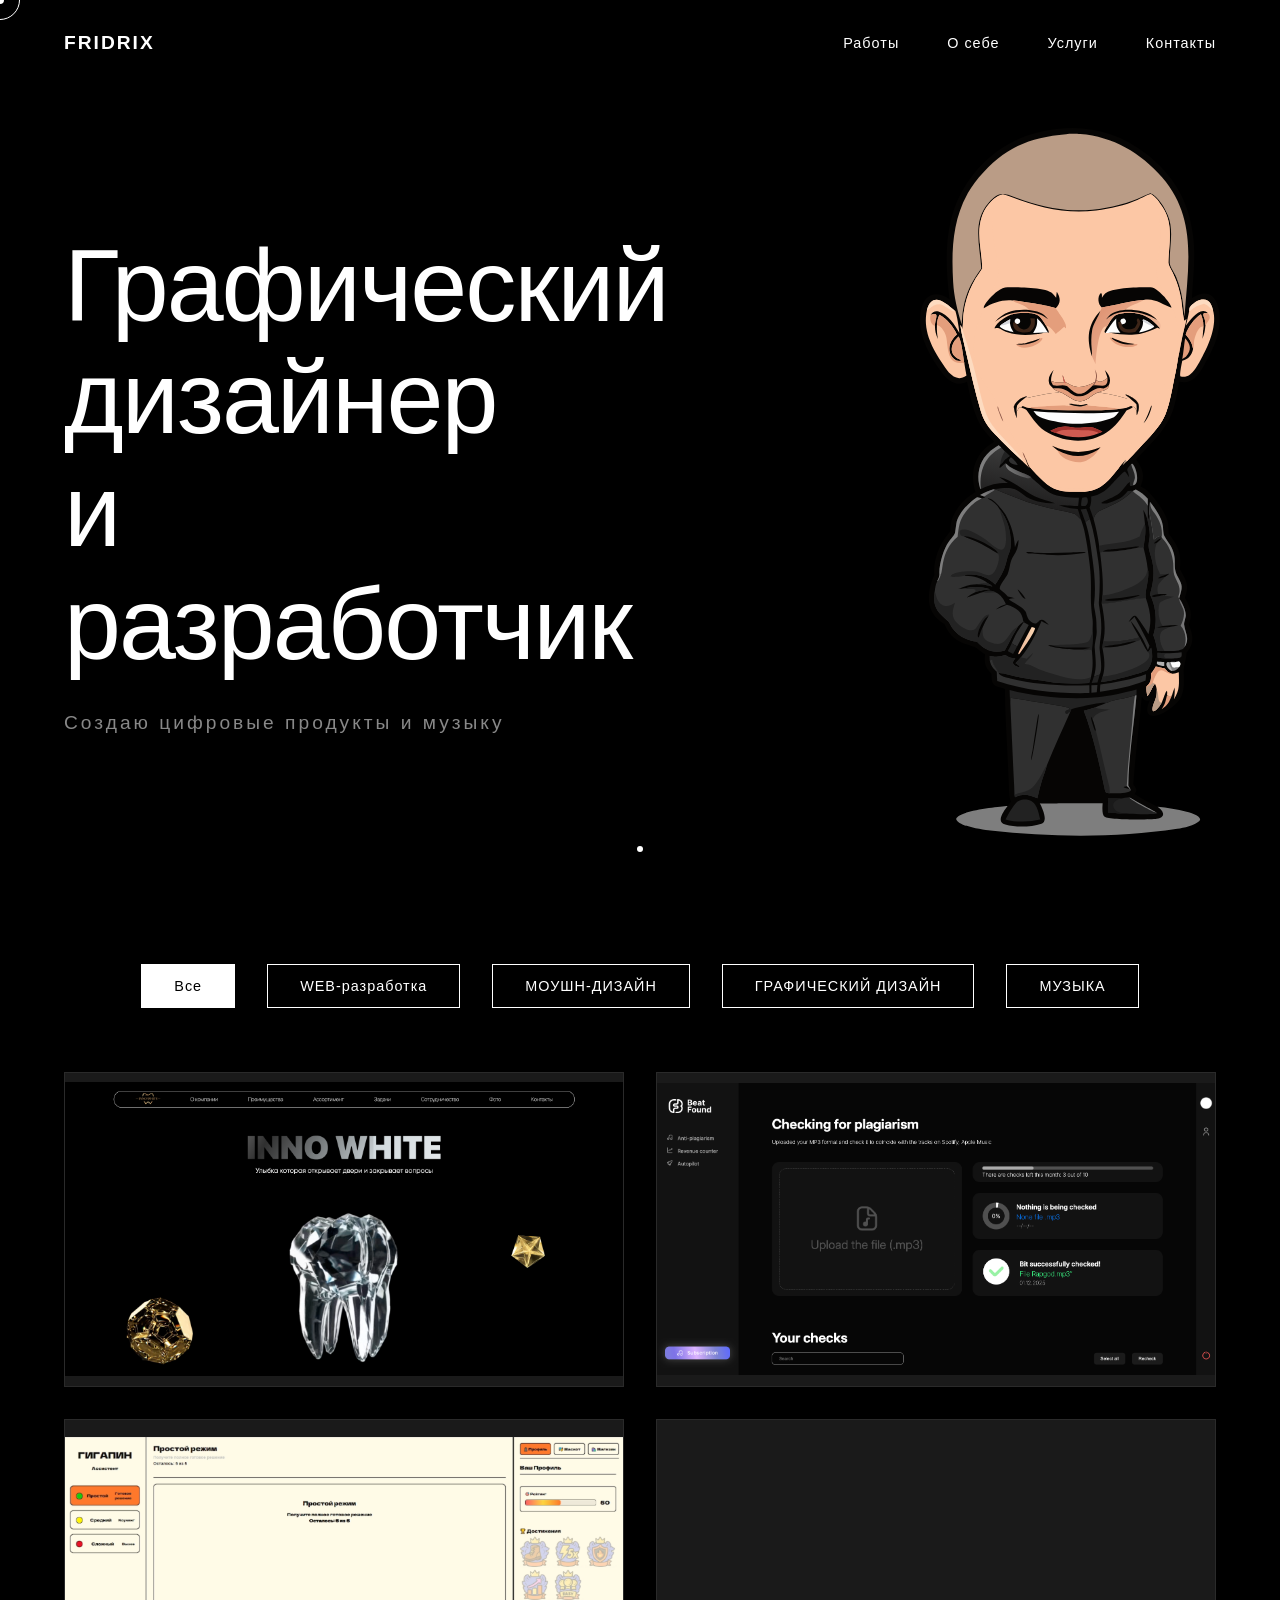
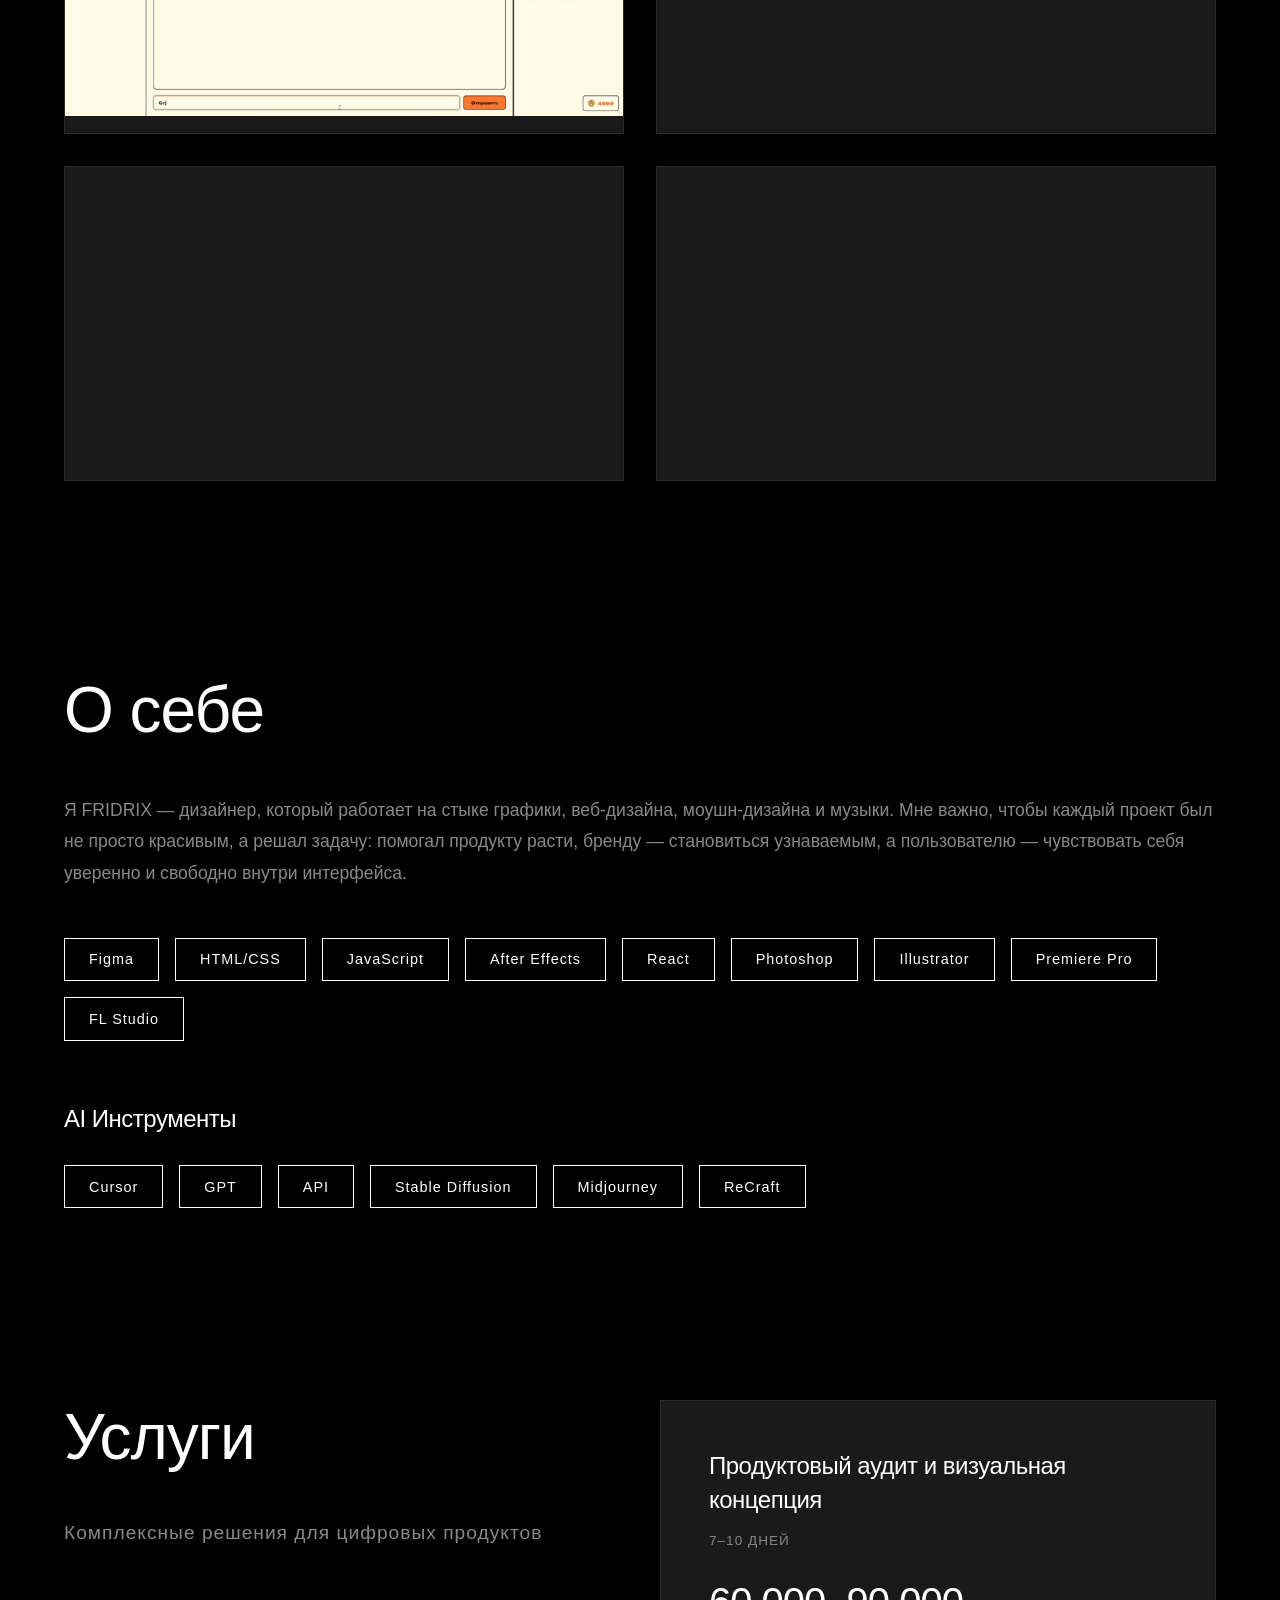
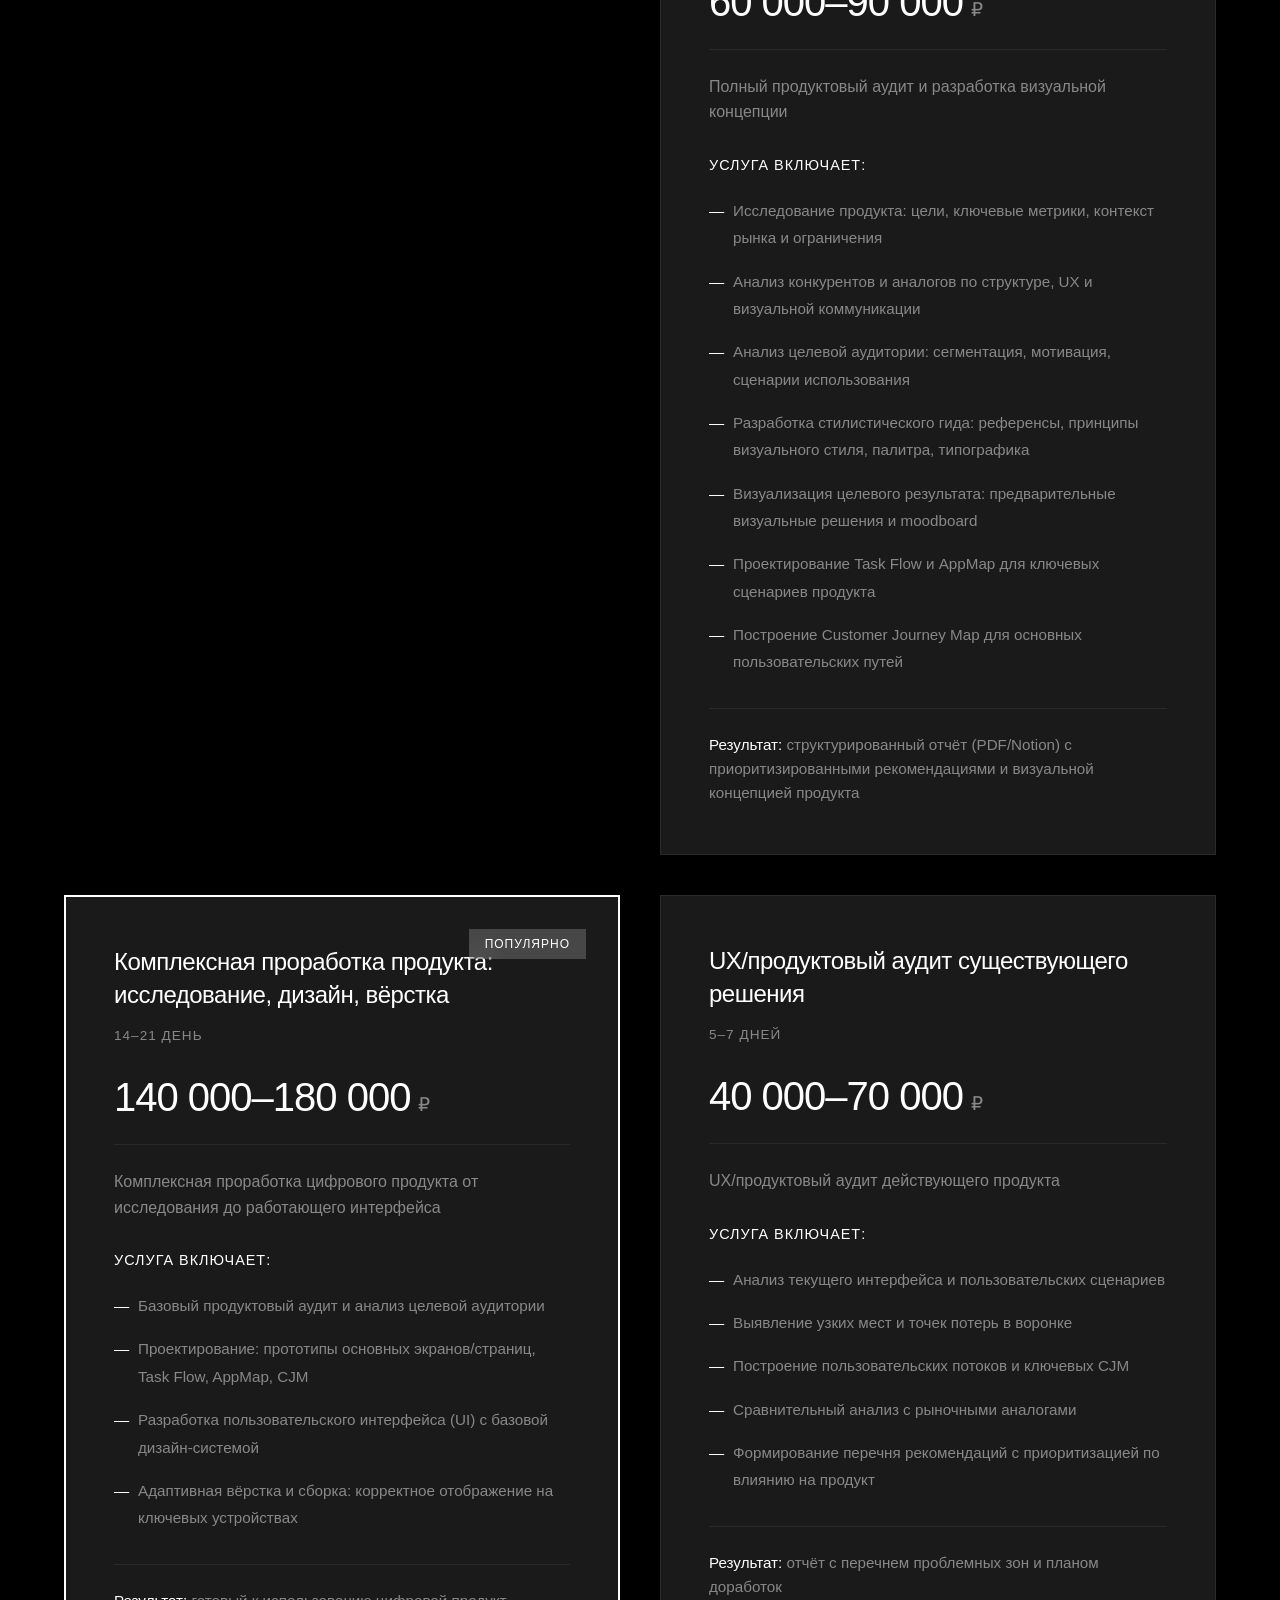
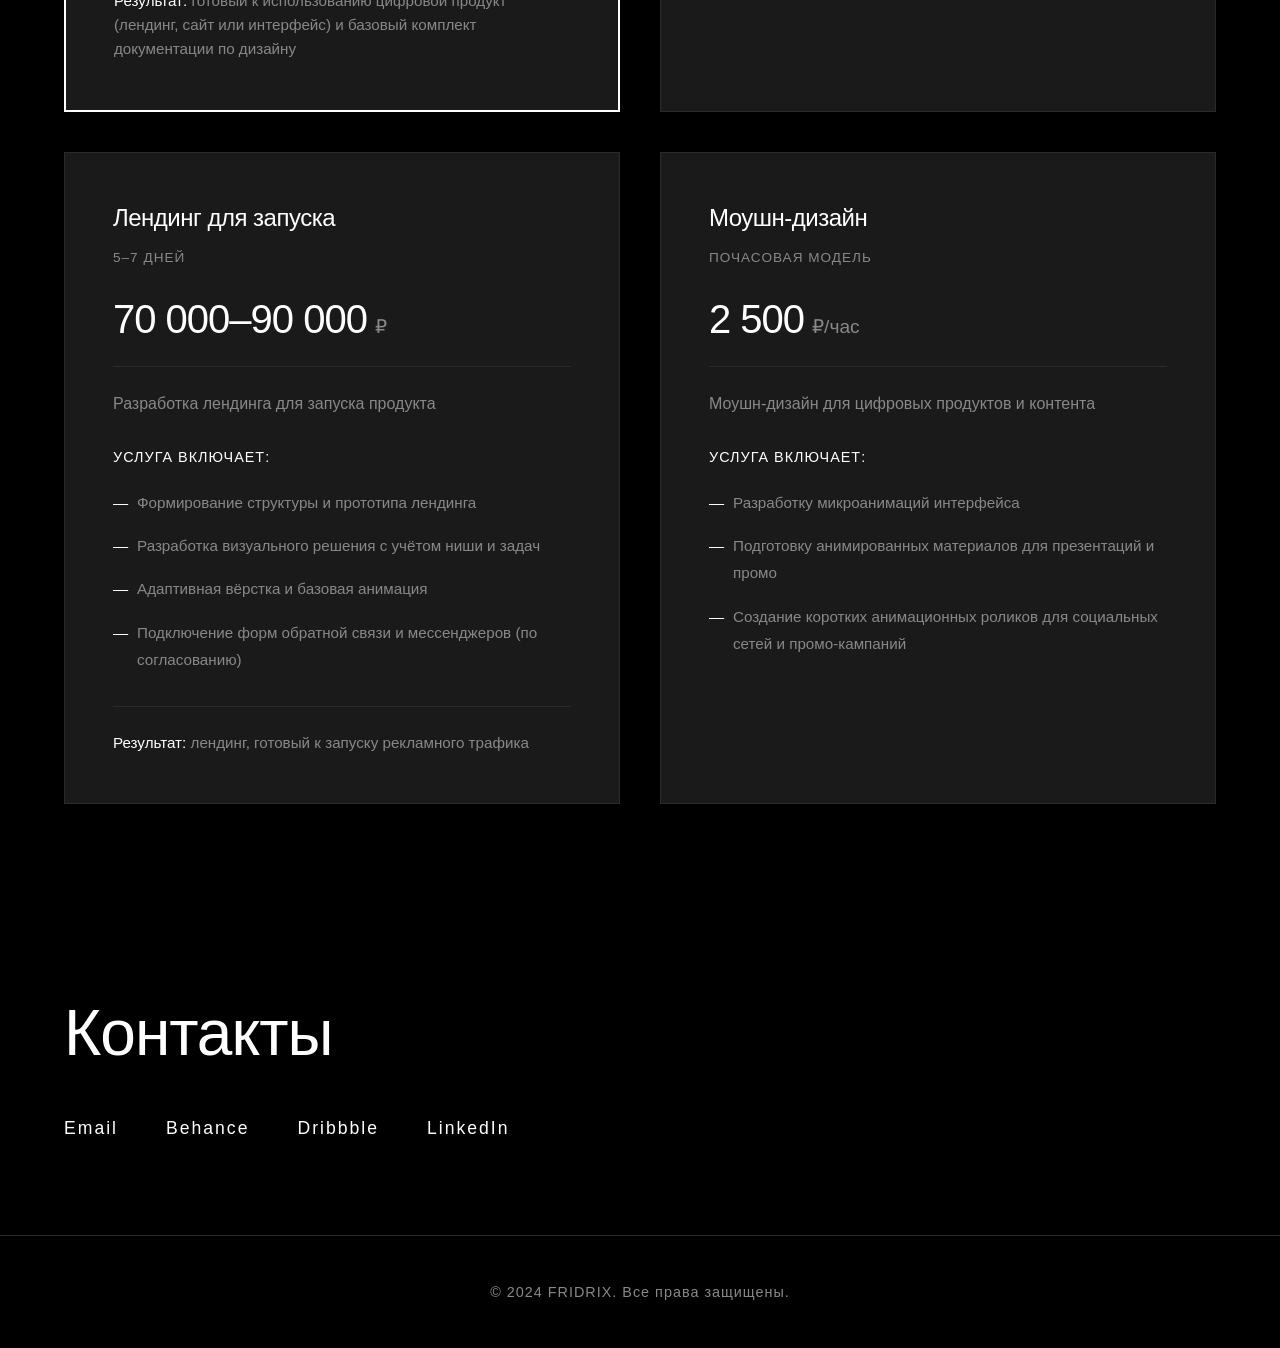
<file: index.html>
<!DOCTYPE html>
<html lang="ru">
<head>
    <meta charset="UTF-8">
    <meta name="viewport" content="width=device-width, initial-scale=1.0">
    <title>FRIDRIX — Современное портфолио</title>
    <link rel="stylesheet" href="styles.css">
    <script src="https://player.vimeo.com/api/player.js"></script>
</head>
<body>
    <!-- Custom Cursor -->
    <div class="cursor"></div>
    <div class="cursor-follower"></div>

    <!-- Navigation -->
    <nav class="nav">
        <div class="nav-container">
            <a href="index.html" class="logo">FRIDRIX</a>
            <div class="nav-links">
                <a href="index.html#work" class="nav-link">Работы</a>
                <a href="about.html" class="nav-link">О себе</a>
                <a href="pricing.html" class="nav-link">Услуги</a>
                <a href="index.html#contact" class="nav-link">Контакты</a>
            </div>
        </div>
    </nav>

    <!-- Mobile Bottom Navigation -->
    <nav class="mobile-nav">
        <a href="#work" class="mobile-nav-item">
            <img src="img/Portfolio.png" alt="Работы" class="mobile-nav-icon">
            <span class="mobile-nav-label">Работы</span>
        </a>
        <a href="#about" class="mobile-nav-item">
            <img src="img/Aboutme.png" alt="О себе" class="mobile-nav-icon">
            <span class="mobile-nav-label">О себе</span>
        </a>
        <a href="#pricing" class="mobile-nav-item">
            <img src="img/Price.png" alt="Услуги" class="mobile-nav-icon">
            <span class="mobile-nav-label">Услуги</span>
        </a>
        <a href="#contact" class="mobile-nav-item">
            <img src="img/Contact.png" alt="Контакты" class="mobile-nav-icon">
            <span class="mobile-nav-label">Контакты</span>
        </a>
    </nav>

    <!-- Hero Section -->
    <section class="hero">
        <div class="hero-content">
            <div class="hero-main">
                <div class="hero-text">
                    <h1 class="hero-title">
                        <span class="line">Графический</span>
                        <span class="line">дизайнер</span>
                        <span class="line">и разработчик</span>
                    </h1>
                    <p class="hero-subtitle">Создаю цифровые продукты и музыку</p>
                </div>
                <div class="hero-mascot">
                    <div class="mascot-text">FRIDRIX</div>
                    <img src="img/mascot.svg" alt="Mascot" class="mascot-image">
                </div>
            </div>
        </div>
        <div class="scroll-indicator">
            <div class="scroll-dot"></div>
        </div>
    </section>

    <!-- Filter Section -->
    <section class="filters" id="work">
        <div class="filter-wrapper">
            <div class="filter-container">
            <button class="filter-btn active" data-filter="all">Все</button>
            <button class="filter-btn" data-filter="web">WEB-разработка</button>
            <button class="filter-btn" data-filter="motion">МОУШН-ДИЗАЙН</button>
            <button class="filter-btn" data-filter="graphic">ГРАФИЧЕСКИЙ ДИЗАЙН</button>
            <button class="filter-btn" data-filter="music">МУЗЫКА</button>
            </div>
        </div>
    </section>

    <!-- Projects Grid -->
    <section class="projects">
        <div class="projects-wrapper">
            <div class="projects-container">
            <!-- WEB Projects -->
            <a href="product.html?id=9" class="project-card-link">
                <article class="project-card" data-category="web">
                    <div class="project-image" style="background-image: url('img/inno.png'); background-size: contain; background-position: center;">
                        <div class="project-overlay">
                            <span class="project-category">WEB-разработка</span>
                            <h3 class="project-title">INNNOWHITE</h3>
                            <p class="project-description">Сайт для производителя отбеливающей косметики. Работа от варфрейма до полноценного продукта с кросс-платформенной адаптацией</p>
                            <span class="project-link">Подробнее →</span>
                        </div>
                    </div>
                </article>
            </a>

            <a href="product.html?id=10" class="project-card-link">
                <article class="project-card" data-category="web">
                    <div class="project-image" style="background-image: url('img/beat.png'); background-size: contain; background-position: center;">
                        <div class="project-overlay">
                            <span class="project-category">WEB-разработка</span>
                            <h3 class="project-title">BEATFOUND</h3>
                            <p class="project-description">Веб-приложение дистрибьютора для продвижения треков и обнаружения совпадений в битах. Работа от варфрейма до полноценного продукта</p>
                            <span class="project-link">Подробнее →</span>
                        </div>
                    </div>
                </article>
            </a>

            <a href="product.html?id=11" class="project-card-link">
                <article class="project-card" data-category="web">
                    <div class="project-image" style="background-image: url('img/giga1.png'); background-size: contain; background-position: center;">
                        <div class="project-overlay">
                            <span class="project-category">WEB-разработка</span>
                            <h3 class="project-title">ГИГАПИН</h3>
                            <p class="project-description">Образовательное приложение с системой рейтинга и геймификацией. 2 место на хакатоне кафедры ЦИАТ</p>
                            <span class="project-link">Подробнее →</span>
                        </div>
                    </div>
                </article>
            </a>

            <!-- Motion Design Projects -->
            <a href="product.html?id=12" class="project-card-link">
                <article class="project-card" data-category="motion">
                    <div class="project-video-container">
                        <div class="vimeo-wrapper">
                            <iframe 
                                src="https://player.vimeo.com/video/1151519805?badge=0&autopause=0&player_id=0&app_id=58479&loop=1&muted=1&autoplay=0" 
                                frameborder="0" 
                                allow="autoplay; fullscreen; picture-in-picture; clipboard-write; encrypted-media; web-share" 
                                referrerpolicy="strict-origin-when-cross-origin"
                                class="vimeo-player"
                                data-vimeo-id="1151519805"
                                title="МОУШН ДИЗАЙН с интерактивом для LayerZero">
                            </iframe>
                        </div>
                        <div class="project-overlay">
                            <span class="project-category">МОУШН-ДИЗАЙН</span>
                            <h3 class="project-title">LAYERZERO МОУШН-ИНТЕРВЬЮ</h3>
                            <p class="project-description">Интервью‑шоу анимация для компании LayerZero, оформленный в минималистичном моушн‑дизайне с интерактивными элементами</p>
                            <span class="project-link">Подробнее →</span>
                        </div>
                    </div>
                </article>
            </a>

            <a href="product.html?id=13" class="project-card-link">
                <article class="project-card" data-category="motion">
                    <div class="project-video-container">
                        <video class="project-video" muted loop playsinline>
                            <source src="" type="video/mp4">
                            Ваш браузер не поддерживает видео.
                        </video>
                        <div class="project-overlay">
                            <span class="project-category">МОУШН-ДИЗАЙН</span>
                            <h3 class="project-title">Проект 2</h3>
                            <p class="project-description">Описание проекта моушн-дизайна</p>
                            <span class="project-link">Подробнее →</span>
                        </div>
                    </div>
                </article>
            </a>

            <a href="product.html?id=14" class="project-card-link">
                <article class="project-card" data-category="motion">
                    <div class="project-video-container">
                        <video class="project-video" muted loop playsinline>
                            <source src="" type="video/mp4">
                            Ваш браузер не поддерживает видео.
                        </video>
                        <div class="project-overlay">
                            <span class="project-category">МОУШН-ДИЗАЙН</span>
                            <h3 class="project-title">Проект 3</h3>
                            <p class="project-description">Описание проекта моушн-дизайна</p>
                            <span class="project-link">Подробнее →</span>
                        </div>
                    </div>
                </article>
            </a>
            </div>
        </div>
    </section>

    <!-- About Section -->
    <section class="about" id="about">
        <div class="about-container">
            <div class="about-content">
                <h2 class="section-title">О себе</h2>
                <p class="about-text">
                    Я FRIDRIX — дизайнер, который работает на стыке графики, веб‑дизайна, моушн‑дизайна и музыки. 
                    Мне важно, чтобы каждый проект был не просто красивым, а решал задачу: помогал продукту расти, 
                    бренду — становиться узнаваемым, а пользователю — чувствовать себя уверенно и свободно внутри интерфейса.
                </p>
                <div class="skills">
                    <div class="skill-item">Figma</div>
                    <div class="skill-item">HTML/CSS</div>
                    <div class="skill-item">JavaScript</div>
                    <div class="skill-item">After Effects</div>
                    <div class="skill-item">React</div>
                    <div class="skill-item">Photoshop</div>
                    <div class="skill-item">Illustrator</div>
                    <div class="skill-item">Premiere Pro</div>
                    <div class="skill-item">FL Studio</div>
                </div>
                
                <h3 class="ai-section-title">AI Инструменты</h3>
                <div class="skills ai-skills">
                    <div class="skill-item">Cursor</div>
                    <div class="skill-item">GPT</div>
                    <div class="skill-item">API</div>
                    <div class="skill-item">Stable Diffusion</div>
                    <div class="skill-item">Midjourney</div>
                    <div class="skill-item">ReCraft</div>
                </div>
            </div>
        </div>
    </section>

    <!-- Pricing Section -->
    <section class="pricing-section" id="pricing">
        <div class="pricing-container">
            <div class="pricing-intro-header">
                <h2 class="section-title">Услуги</h2>
                <p class="pricing-subtitle">Комплексные решения для цифровых продуктов</p>
            </div>
            
            <!-- Card 1: Продуктовый аудит -->
            <div class="pricing-card">
                <div class="pricing-card-header">
                    <h2 class="pricing-card-title">Продуктовый аудит и визуальная концепция</h2>
                    <div class="pricing-card-time">7–10 дней</div>
                </div>
                <div class="pricing-card-price">
                    <span class="price-amount">60 000–90 000</span>
                    <span class="price-currency">₽</span>
                </div>
                <div class="pricing-card-description">
                    Полный продуктовый аудит и разработка визуальной концепции
                </div>
                <div class="pricing-card-features">
                    <h3 class="features-title">Услуга включает:</h3>
                    <ul class="features-list">
                        <li>Исследование продукта: цели, ключевые метрики, контекст рынка и ограничения</li>
                        <li>Анализ конкурентов и аналогов по структуре, UX и визуальной коммуникации</li>
                        <li>Анализ целевой аудитории: сегментация, мотивация, сценарии использования</li>
                        <li>Разработка стилистического гида: референсы, принципы визуального стиля, палитра, типографика</li>
                        <li>Визуализация целевого результата: предварительные визуальные решения и moodboard</li>
                        <li>Проектирование Task Flow и AppMap для ключевых сценариев продукта</li>
                        <li>Построение Customer Journey Map для основных пользовательских путей</li>
                    </ul>
                </div>
                <div class="pricing-card-result">
                    <strong>Результат:</strong> структурированный отчёт (PDF/Notion) с приоритизированными рекомендациями и визуальной концепцией продукта
                </div>
            </div>

            <!-- Card 2: Комплексная проработка -->
            <div class="pricing-card pricing-card-featured">
                <div class="pricing-card-badge">Популярно</div>
                <div class="pricing-card-header">
                    <h2 class="pricing-card-title">Комплексная проработка продукта: исследование, дизайн, вёрстка</h2>
                    <div class="pricing-card-time">14–21 день</div>
                </div>
                <div class="pricing-card-price">
                    <span class="price-amount">140 000–180 000</span>
                    <span class="price-currency">₽</span>
                </div>
                <div class="pricing-card-description">
                    Комплексная проработка цифрового продукта от исследования до работающего интерфейса
                </div>
                <div class="pricing-card-features">
                    <h3 class="features-title">Услуга включает:</h3>
                    <ul class="features-list">
                        <li>Базовый продуктовый аудит и анализ целевой аудитории</li>
                        <li>Проектирование: прототипы основных экранов/страниц, Task Flow, AppMap, CJM</li>
                        <li>Разработка пользовательского интерфейса (UI) с базовой дизайн‑системой</li>
                        <li>Адаптивная вёрстка и сборка: корректное отображение на ключевых устройствах</li>
                    </ul>
                </div>
                <div class="pricing-card-result">
                    <strong>Результат:</strong> готовый к использованию цифровой продукт (лендинг, сайт или интерфейс) и базовый комплект документации по дизайну
                </div>
            </div>

            <!-- Card 3: UX/продуктовый аудит -->
            <div class="pricing-card">
                <div class="pricing-card-header">
                    <h2 class="pricing-card-title">UX/продуктовый аудит существующего решения</h2>
                    <div class="pricing-card-time">5–7 дней</div>
                </div>
                <div class="pricing-card-price">
                    <span class="price-amount">40 000–70 000</span>
                    <span class="price-currency">₽</span>
                </div>
                <div class="pricing-card-description">
                    UX/продуктовый аудит действующего продукта
                </div>
                <div class="pricing-card-features">
                    <h3 class="features-title">Услуга включает:</h3>
                    <ul class="features-list">
                        <li>Анализ текущего интерфейса и пользовательских сценариев</li>
                        <li>Выявление узких мест и точек потерь в воронке</li>
                        <li>Построение пользовательских потоков и ключевых CJM</li>
                        <li>Сравнительный анализ с рыночными аналогами</li>
                        <li>Формирование перечня рекомендаций с приоритизацией по влиянию на продукт</li>
                    </ul>
                </div>
                <div class="pricing-card-result">
                    <strong>Результат:</strong> отчёт с перечнем проблемных зон и планом доработок
                </div>
            </div>

            <!-- Card 4: Лендинг для запуска -->
            <div class="pricing-card">
                <div class="pricing-card-header">
                    <h2 class="pricing-card-title">Лендинг для запуска</h2>
                    <div class="pricing-card-time">5–7 дней</div>
                </div>
                <div class="pricing-card-price">
                    <span class="price-amount">70 000–90 000</span>
                    <span class="price-currency">₽</span>
                </div>
                <div class="pricing-card-description">
                    Разработка лендинга для запуска продукта
                </div>
                <div class="pricing-card-features">
                    <h3 class="features-title">Услуга включает:</h3>
                    <ul class="features-list">
                        <li>Формирование структуры и прототипа лендинга</li>
                        <li>Разработка визуального решения с учётом ниши и задач</li>
                        <li>Адаптивная вёрстка и базовая анимация</li>
                        <li>Подключение форм обратной связи и мессенджеров (по согласованию)</li>
                    </ul>
                </div>
                <div class="pricing-card-result">
                    <strong>Результат:</strong> лендинг, готовый к запуску рекламного трафика
                </div>
            </div>

            <!-- Card 5: Моушн-дизайн -->
            <div class="pricing-card pricing-card-hourly">
                <div class="pricing-card-header">
                    <h2 class="pricing-card-title">Моушн‑дизайн</h2>
                    <div class="pricing-card-time">Почасовая модель</div>
                </div>
                <div class="pricing-card-price">
                    <span class="price-amount">2 500</span>
                    <span class="price-currency">₽/час</span>
                </div>
                <div class="pricing-card-description">
                    Моушн‑дизайн для цифровых продуктов и контента
                </div>
                <div class="pricing-card-features">
                    <h3 class="features-title">Услуга включает:</h3>
                    <ul class="features-list">
                        <li>Разработку микроанимаций интерфейса</li>
                        <li>Подготовку анимированных материалов для презентаций и промо</li>
                        <li>Создание коротких анимационных роликов для социальных сетей и промо‑кампаний</li>
                    </ul>
                </div>
            </div>

        </div>
    </section>

    <!-- Contact Section -->
    <section class="contact" id="contact">
        <div class="contact-container">
            <h2 class="section-title">Контакты</h2>
            <div class="contact-links">
                <a href="mailto:hello@portfolio.com" class="contact-link">Email</a>
                <a href="#" class="contact-link">Behance</a>
                <a href="#" class="contact-link">Dribbble</a>
                <a href="#" class="contact-link">LinkedIn</a>
            </div>
        </div>
    </section>

    <!-- Footer -->
    <footer class="footer">
        <div class="footer-container">
            <p>&copy; 2024 FRIDRIX. Все права защищены.</p>
        </div>
    </footer>

    <script src="script.js"></script>
</body>
</html>
</file>
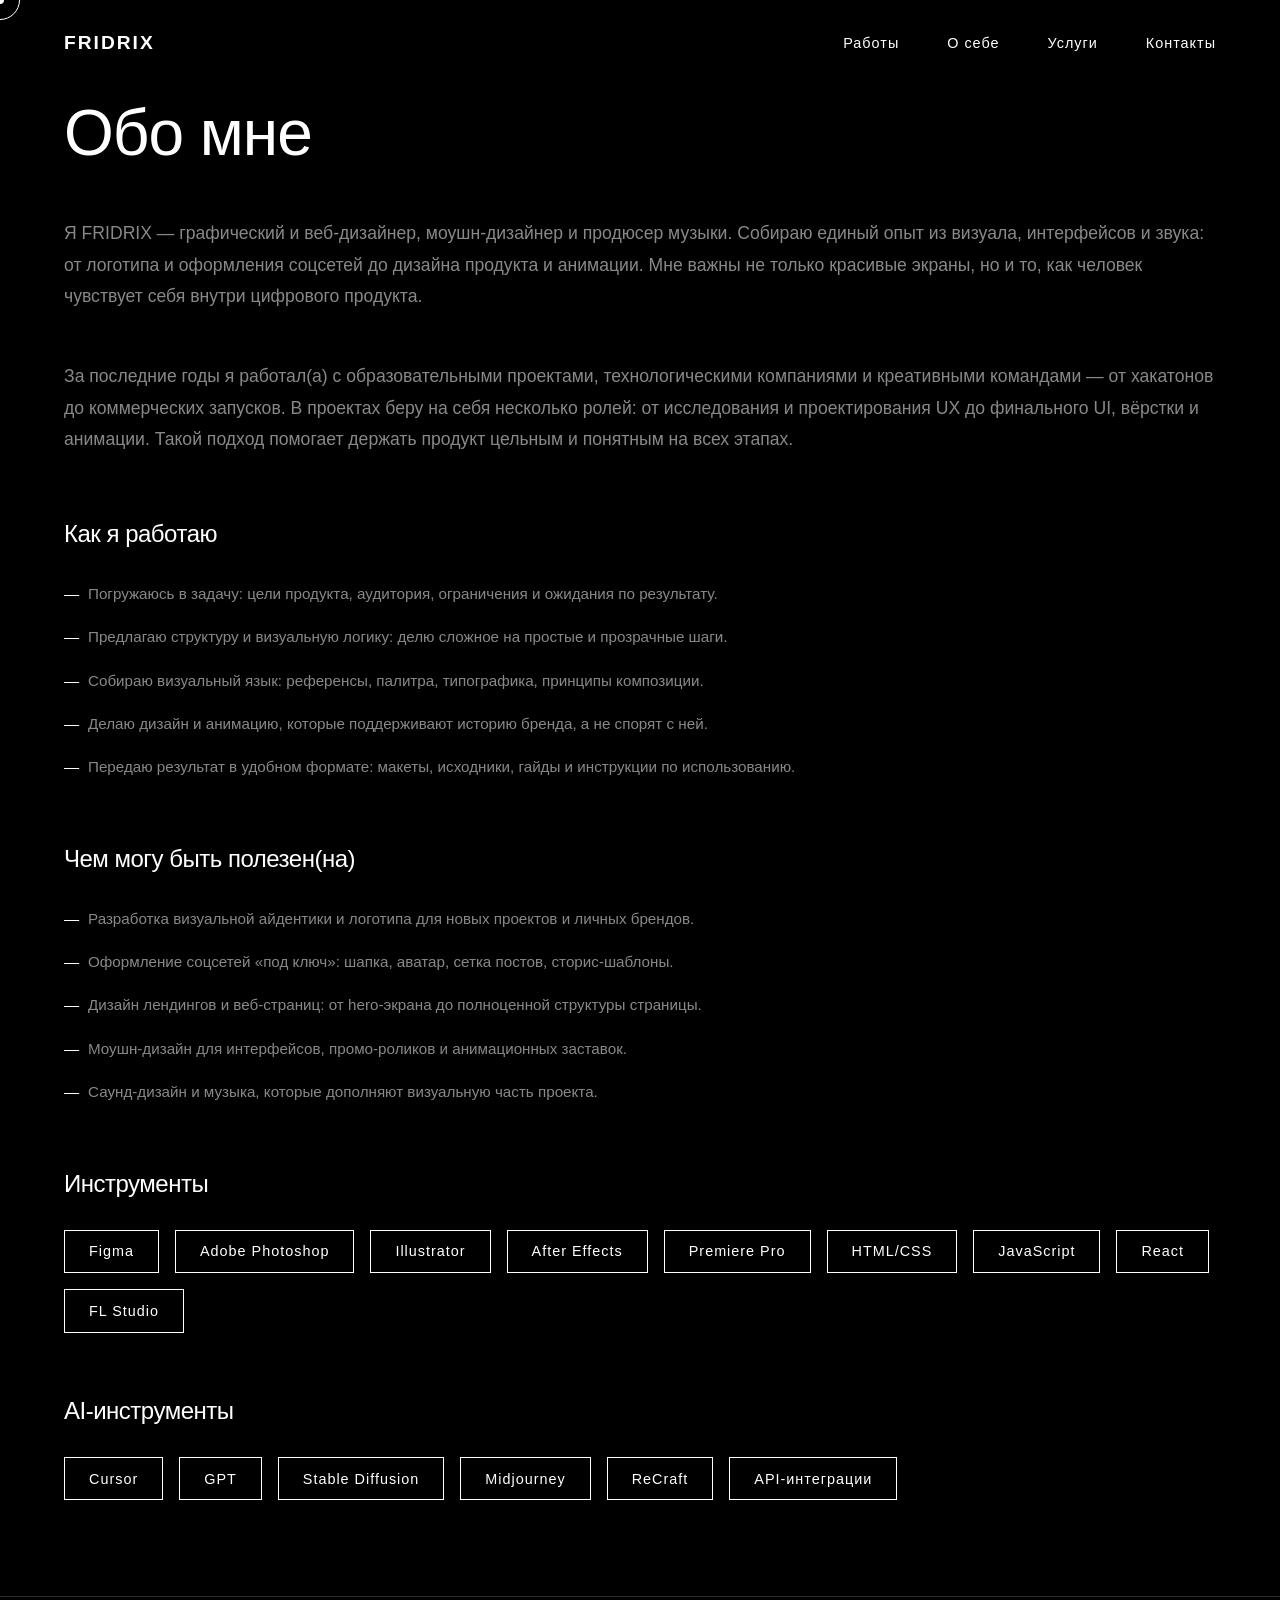
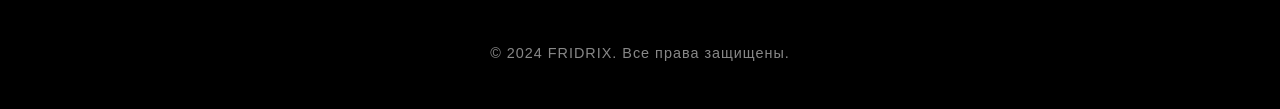
<file: about.html>
<!DOCTYPE html>
<html lang="ru">
<head>
    <meta charset="UTF-8">
    <meta name="viewport" content="width=device-width, initial-scale=1.0">
    <title>Обо мне — FRIDRIX</title>
    <link rel="stylesheet" href="styles.css">
</head>
<body>
    <!-- Custom Cursor -->
    <div class="cursor"></div>
    <div class="cursor-follower"></div>

    <!-- Navigation -->
    <nav class="nav">
        <div class="nav-container">
            <a href="index.html" class="logo">FRIDRIX</a>
            <div class="nav-links">
                <a href="index.html#work" class="nav-link">Работы</a>
                <a href="about.html" class="nav-link">О себе</a>
                <a href="pricing.html" class="nav-link">Услуги</a>
                <a href="index.html#contact" class="nav-link">Контакты</a>
            </div>
        </div>
    </nav>

    <!-- About Page -->
    <section class="about" id="about-page">
        <div class="about-container">
            <div class="about-content">
                <h1 class="section-title">Обо мне</h1>
                <p class="about-text">
                    Я FRIDRIX — графический и веб‑дизайнер, моушн‑дизайнер и продюсер музыки. 
                    Собираю единый опыт из визуала, интерфейсов и звука: от логотипа и оформления соцсетей 
                    до дизайна продукта и анимации. Мне важны не только красивые экраны, но и то, 
                    как человек чувствует себя внутри цифрового продукта.
                </p>

                <p class="about-text">
                    За последние годы я работал(а) с образовательными проектами, технологическими компаниями 
                    и креативными командами — от хакатонов до коммерческих запусков. В проектах беру на себя 
                    несколько ролей: от исследования и проектирования UX до финального UI, вёрстки и анимации. 
                    Такой подход помогает держать продукт цельным и понятным на всех этапах.
                </p>

                <h3 class="ai-section-title">Как я работаю</h3>
                <div class="about-text">
                    <ul class="features-list">
                        <li>Погружаюсь в задачу: цели продукта, аудитория, ограничения и ожидания по результату.</li>
                        <li>Предлагаю структуру и визуальную логику: делю сложное на простые и прозрачные шаги.</li>
                        <li>Собираю визуальный язык: референсы, палитра, типографика, принципы композиции.</li>
                        <li>Делаю дизайн и анимацию, которые поддерживают историю бренда, а не спорят с ней.</li>
                        <li>Передаю результат в удобном формате: макеты, исходники, гайды и инструкции по использованию.</li>
                    </ul>
                </div>

                <h3 class="ai-section-title">Чем могу быть полезен(на)</h3>
                <div class="about-text">
                    <ul class="features-list">
                        <li>Разработка визуальной айдентики и логотипа для новых проектов и личных брендов.</li>
                        <li>Оформление соцсетей «под ключ»: шапка, аватар, сетка постов, сторис‑шаблоны.</li>
                        <li>Дизайн лендингов и веб‑страниц: от hero‑экрана до полноценной структуры страницы.</li>
                        <li>Моушн‑дизайн для интерфейсов, промо‑роликов и анимационных заставок.</li>
                        <li>Саунд‑дизайн и музыка, которые дополняют визуальную часть проекта.</li>
                    </ul>
                </div>

                <h3 class="ai-section-title">Инструменты</h3>
                <div class="skills">
                    <div class="skill-item">Figma</div>
                    <div class="skill-item">Adobe Photoshop</div>
                    <div class="skill-item">Illustrator</div>
                    <div class="skill-item">After Effects</div>
                    <div class="skill-item">Premiere Pro</div>
                    <div class="skill-item">HTML/CSS</div>
                    <div class="skill-item">JavaScript</div>
                    <div class="skill-item">React</div>
                    <div class="skill-item">FL Studio</div>
                </div>

                <h3 class="ai-section-title">AI‑инструменты</h3>
                <div class="skills ai-skills">
                    <div class="skill-item">Cursor</div>
                    <div class="skill-item">GPT</div>
                    <div class="skill-item">Stable Diffusion</div>
                    <div class="skill-item">Midjourney</div>
                    <div class="skill-item">ReCraft</div>
                    <div class="skill-item">API‑интеграции</div>
                </div>
            </div>
        </div>
    </section>

    <!-- Footer -->
    <footer class="footer">
        <div class="footer-container">
            <p>&copy; 2024 FRIDRIX. Все права защищены.</p>
        </div>
    </footer>

    <script src="script.js"></script>
</body>
</html>
</file>
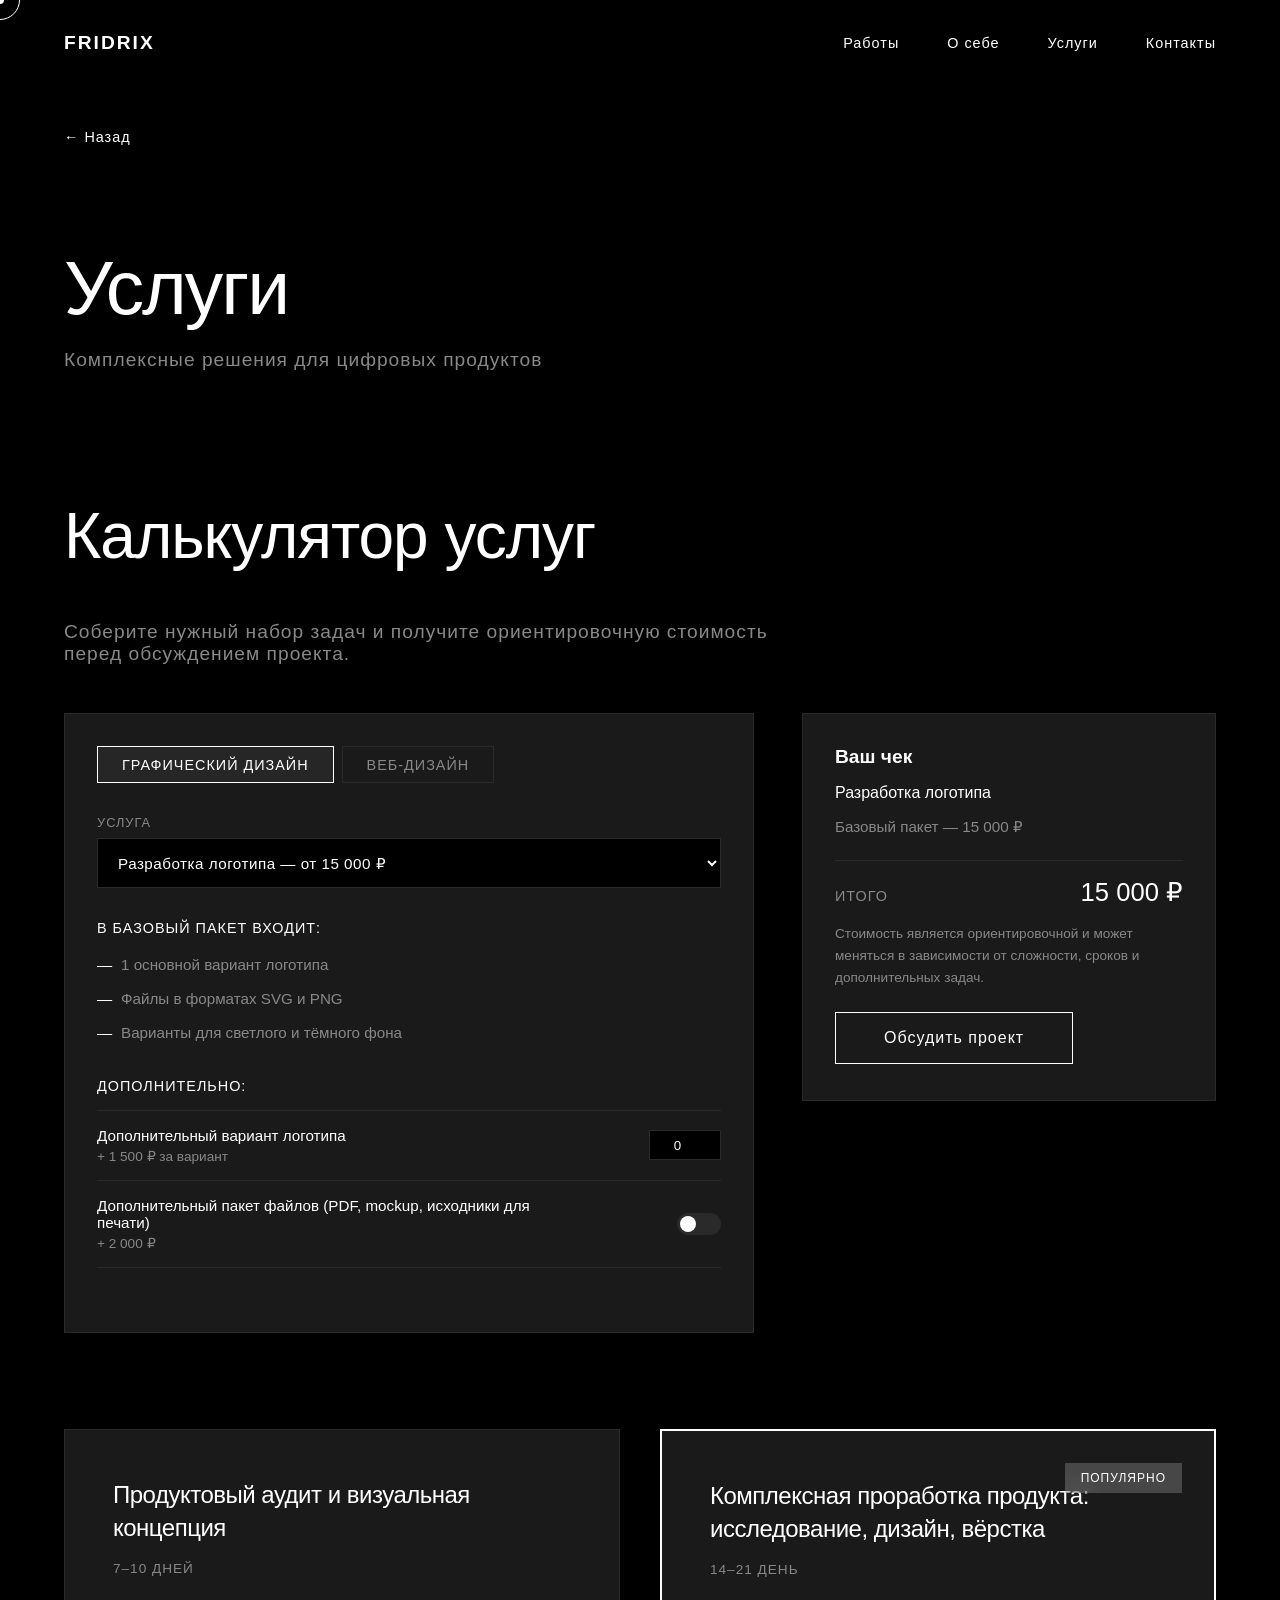
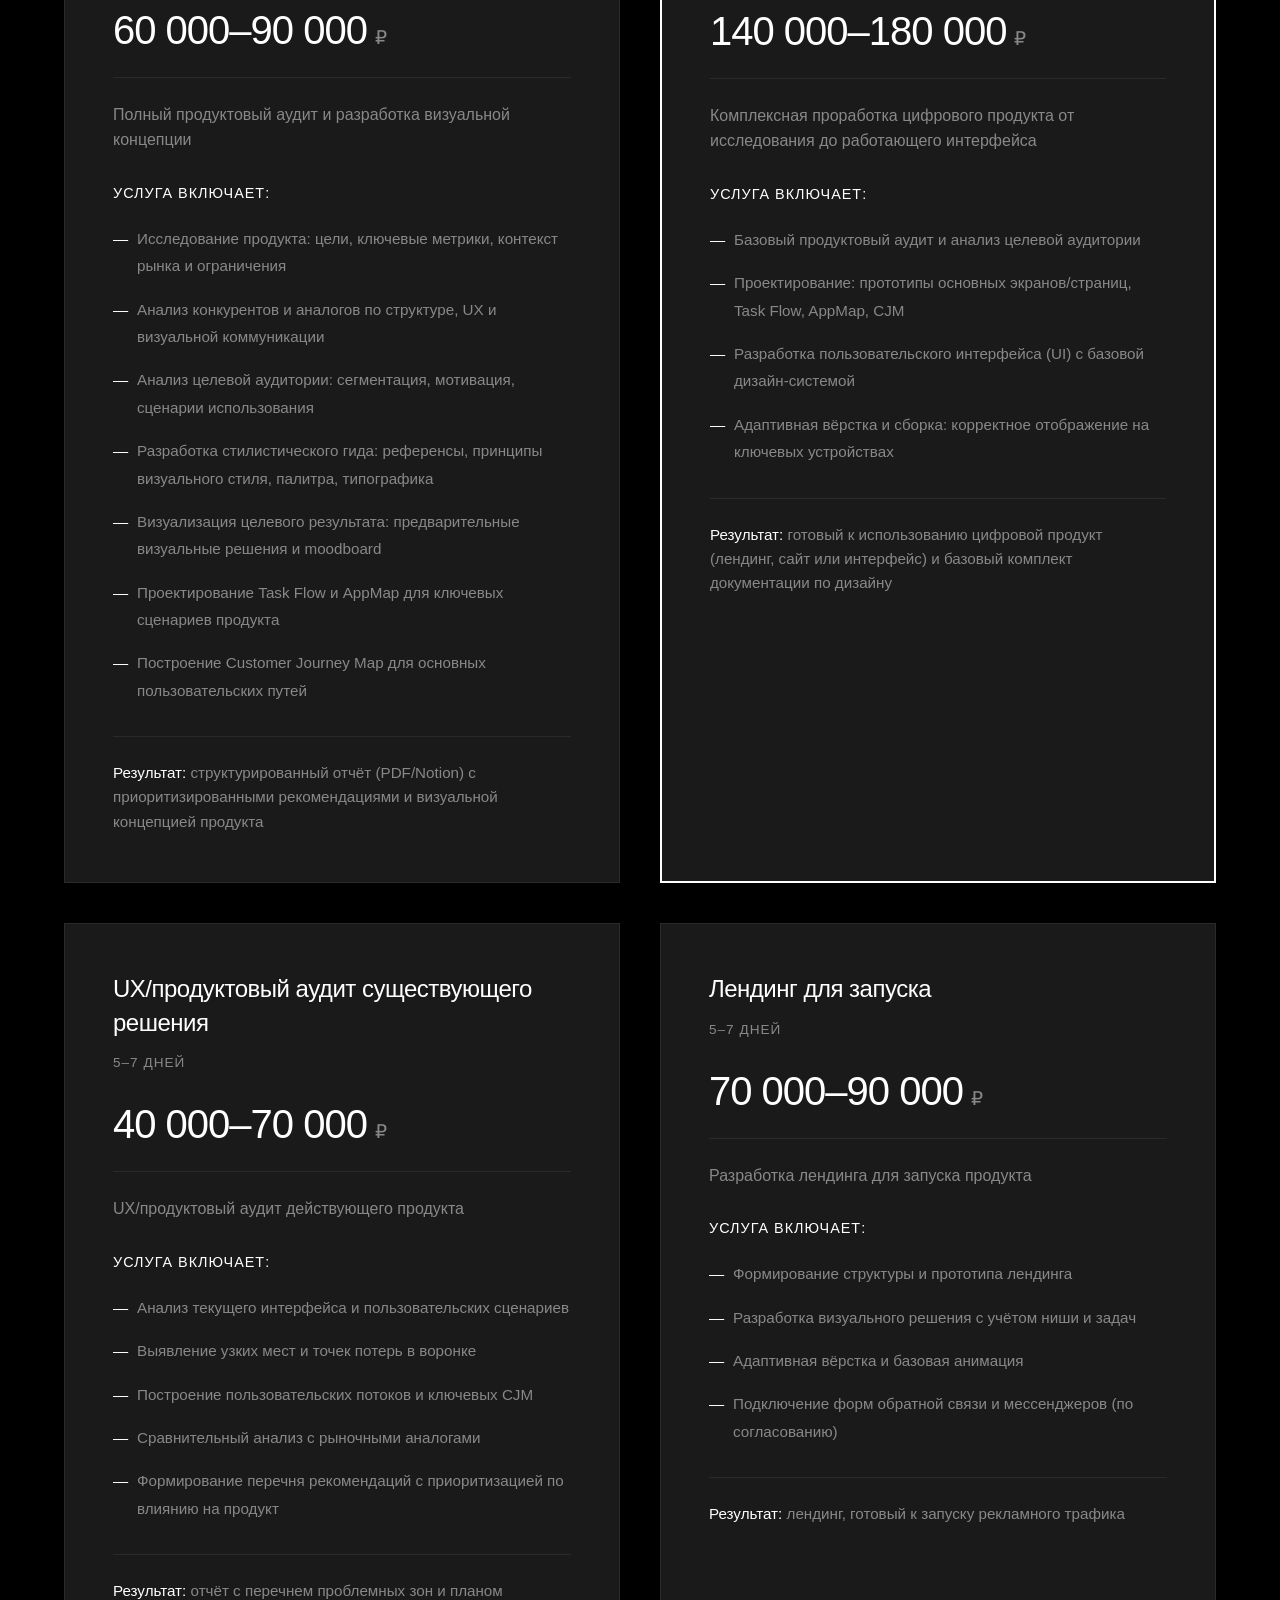
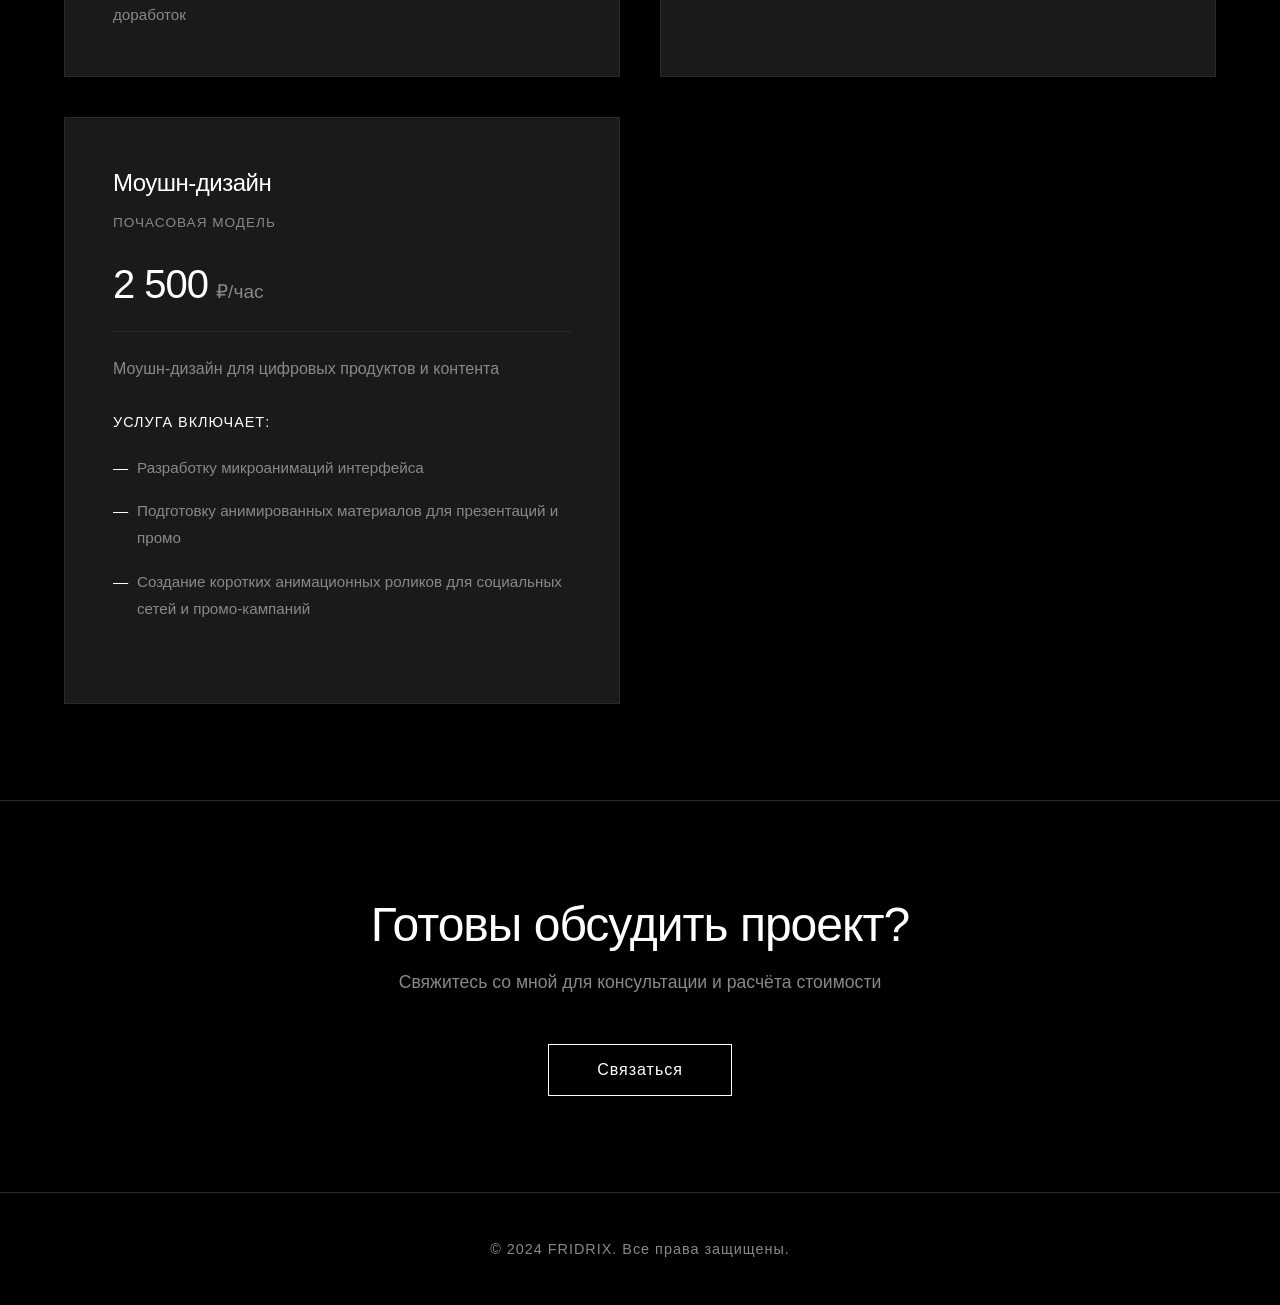
<file: pricing.html>
<!DOCTYPE html>
<html lang="ru">
<head>
    <meta charset="UTF-8">
    <meta name="viewport" content="width=device-width, initial-scale=1.0">
    <title>Услуги — FRIDRIX</title>
    <link rel="stylesheet" href="styles.css">
</head>
<body>
    <!-- Custom Cursor -->
    <div class="cursor"></div>
    <div class="cursor-follower"></div>

    <!-- Navigation -->
    <nav class="nav">
        <div class="nav-container">
            <a href="index.html" class="logo">FRIDRIX</a>
            <div class="nav-links">
                <a href="index.html#work" class="nav-link">Работы</a>
                <a href="about.html" class="nav-link">О себе</a>
                <a href="pricing.html" class="nav-link">Услуги</a>
                <a href="index.html#contact" class="nav-link">Контакты</a>
            </div>
        </div>
    </nav>

    <!-- Pricing Header -->
    <section class="pricing-header">
        <div class="pricing-header-container">
            <a href="index.html" class="back-link">← Назад</a>
            <div class="pricing-intro">
                <h1 class="pricing-title">Услуги</h1>
                <p class="pricing-subtitle">Комплексные решения для цифровых продуктов</p>
            </div>
        </div>
    </section>

    <!-- Pricing Calculator -->
    <section class="pricing-calculator-section">
        <div class="pricing-calculator-container">
            <div class="pricing-calculator-intro">
                <h2 class="section-title">Калькулятор услуг</h2>
                <p class="pricing-subtitle">
                    Соберите нужный набор задач и получите ориентировочную стоимость перед обсуждением проекта.
                </p>
            </div>

            <div class="calculator-layout">
                <div class="calculator-controls">
                    <div class="calculator-categories">
                        <button class="calculator-category-btn active" data-category="graphic">Графический дизайн</button>
                        <button class="calculator-category-btn" data-category="web">Веб‑дизайн</button>
                    </div>

                    <div class="calculator-field">
                        <label for="serviceSelect" class="calculator-label">Услуга</label>
                        <select id="serviceSelect" class="calculator-select"></select>
                    </div>

                    <div id="serviceIncluded" class="calculator-included"></div>

                    <div id="addonsContainer" class="calculator-addons"></div>
                </div>

                <aside class="calculator-check">
                    <h3 class="calculator-check-title">Ваш чек</h3>
                    <div class="calculator-check-service" id="checkService"></div>
                    <ul class="calculator-check-items" id="checkItems"></ul>
                    <div class="calculator-total">
                        <span class="calculator-total-label">Итого</span>
                        <span class="calculator-total-value" id="checkTotal">0 ₽</span>
                    </div>
                    <p class="calculator-note">
                        Стоимость является ориентировочной и может меняться в зависимости от сложности, сроков и дополнительных задач.
                    </p>
                    <a href="index.html#contact" class="cta-button">Обсудить проект</a>
                </aside>
            </div>
        </div>
    </section>

    <!-- Pricing Cards -->
    <section class="pricing-section">
        <div class="pricing-container">
            
            <!-- Card 1: Продуктовый аудит -->
            <div class="pricing-card">
                <div class="pricing-card-header">
                    <h2 class="pricing-card-title">Продуктовый аудит и визуальная концепция</h2>
                    <div class="pricing-card-time">7–10 дней</div>
                </div>
                <div class="pricing-card-price">
                    <span class="price-amount">60 000–90 000</span>
                    <span class="price-currency">₽</span>
                </div>
                <div class="pricing-card-description">
                    Полный продуктовый аудит и разработка визуальной концепции
                </div>
                <div class="pricing-card-features">
                    <h3 class="features-title">Услуга включает:</h3>
                    <ul class="features-list">
                        <li>Исследование продукта: цели, ключевые метрики, контекст рынка и ограничения</li>
                        <li>Анализ конкурентов и аналогов по структуре, UX и визуальной коммуникации</li>
                        <li>Анализ целевой аудитории: сегментация, мотивация, сценарии использования</li>
                        <li>Разработка стилистического гида: референсы, принципы визуального стиля, палитра, типографика</li>
                        <li>Визуализация целевого результата: предварительные визуальные решения и moodboard</li>
                        <li>Проектирование Task Flow и AppMap для ключевых сценариев продукта</li>
                        <li>Построение Customer Journey Map для основных пользовательских путей</li>
                    </ul>
                </div>
                <div class="pricing-card-result">
                    <strong>Результат:</strong> структурированный отчёт (PDF/Notion) с приоритизированными рекомендациями и визуальной концепцией продукта
                </div>
            </div>

            <!-- Card 2: Комплексная проработка -->
            <div class="pricing-card pricing-card-featured">
                <div class="pricing-card-badge">Популярно</div>
                <div class="pricing-card-header">
                    <h2 class="pricing-card-title">Комплексная проработка продукта: исследование, дизайн, вёрстка</h2>
                    <div class="pricing-card-time">14–21 день</div>
                </div>
                <div class="pricing-card-price">
                    <span class="price-amount">140 000–180 000</span>
                    <span class="price-currency">₽</span>
                </div>
                <div class="pricing-card-description">
                    Комплексная проработка цифрового продукта от исследования до работающего интерфейса
                </div>
                <div class="pricing-card-features">
                    <h3 class="features-title">Услуга включает:</h3>
                    <ul class="features-list">
                        <li>Базовый продуктовый аудит и анализ целевой аудитории</li>
                        <li>Проектирование: прототипы основных экранов/страниц, Task Flow, AppMap, CJM</li>
                        <li>Разработка пользовательского интерфейса (UI) с базовой дизайн‑системой</li>
                        <li>Адаптивная вёрстка и сборка: корректное отображение на ключевых устройствах</li>
                    </ul>
                </div>
                <div class="pricing-card-result">
                    <strong>Результат:</strong> готовый к использованию цифровой продукт (лендинг, сайт или интерфейс) и базовый комплект документации по дизайну
                </div>
            </div>

            <!-- Card 3: UX/продуктовый аудит -->
            <div class="pricing-card">
                <div class="pricing-card-header">
                    <h2 class="pricing-card-title">UX/продуктовый аудит существующего решения</h2>
                    <div class="pricing-card-time">5–7 дней</div>
                </div>
                <div class="pricing-card-price">
                    <span class="price-amount">40 000–70 000</span>
                    <span class="price-currency">₽</span>
                </div>
                <div class="pricing-card-description">
                    UX/продуктовый аудит действующего продукта
                </div>
                <div class="pricing-card-features">
                    <h3 class="features-title">Услуга включает:</h3>
                    <ul class="features-list">
                        <li>Анализ текущего интерфейса и пользовательских сценариев</li>
                        <li>Выявление узких мест и точек потерь в воронке</li>
                        <li>Построение пользовательских потоков и ключевых CJM</li>
                        <li>Сравнительный анализ с рыночными аналогами</li>
                        <li>Формирование перечня рекомендаций с приоритизацией по влиянию на продукт</li>
                    </ul>
                </div>
                <div class="pricing-card-result">
                    <strong>Результат:</strong> отчёт с перечнем проблемных зон и планом доработок
                </div>
            </div>

            <!-- Card 4: Лендинг для запуска -->
            <div class="pricing-card">
                <div class="pricing-card-header">
                    <h2 class="pricing-card-title">Лендинг для запуска</h2>
                    <div class="pricing-card-time">5–7 дней</div>
                </div>
                <div class="pricing-card-price">
                    <span class="price-amount">70 000–90 000</span>
                    <span class="price-currency">₽</span>
                </div>
                <div class="pricing-card-description">
                    Разработка лендинга для запуска продукта
                </div>
                <div class="pricing-card-features">
                    <h3 class="features-title">Услуга включает:</h3>
                    <ul class="features-list">
                        <li>Формирование структуры и прототипа лендинга</li>
                        <li>Разработка визуального решения с учётом ниши и задач</li>
                        <li>Адаптивная вёрстка и базовая анимация</li>
                        <li>Подключение форм обратной связи и мессенджеров (по согласованию)</li>
                    </ul>
                </div>
                <div class="pricing-card-result">
                    <strong>Результат:</strong> лендинг, готовый к запуску рекламного трафика
                </div>
            </div>

            <!-- Card 5: Моушн-дизайн -->
            <div class="pricing-card pricing-card-hourly">
                <div class="pricing-card-header">
                    <h2 class="pricing-card-title">Моушн‑дизайн</h2>
                    <div class="pricing-card-time">Почасовая модель</div>
                </div>
                <div class="pricing-card-price">
                    <span class="price-amount">2 500</span>
                    <span class="price-currency">₽/час</span>
                </div>
                <div class="pricing-card-description">
                    Моушн‑дизайн для цифровых продуктов и контента
                </div>
                <div class="pricing-card-features">
                    <h3 class="features-title">Услуга включает:</h3>
                    <ul class="features-list">
                        <li>Разработку микроанимаций интерфейса</li>
                        <li>Подготовку анимированных материалов для презентаций и промо</li>
                        <li>Создание коротких анимационных роликов для социальных сетей и промо‑кампаний</li>
                    </ul>
                </div>
            </div>

        </div>
    </section>

    <!-- Contact CTA -->
    <section class="pricing-cta">
        <div class="pricing-cta-container">
            <h2 class="cta-title">Готовы обсудить проект?</h2>
            <p class="cta-text">Свяжитесь со мной для консультации и расчёта стоимости</p>
            <div class="cta-links">
                <a href="index.html#contact" class="cta-button">Связаться</a>
            </div>
        </div>
    </section>

    <!-- Footer -->
    <footer class="footer">
        <div class="footer-container">
            <p>&copy; 2024 FRIDRIX. Все права защищены.</p>
        </div>
    </footer>

    <script src="script.js"></script>
</body>
</html>
</file>
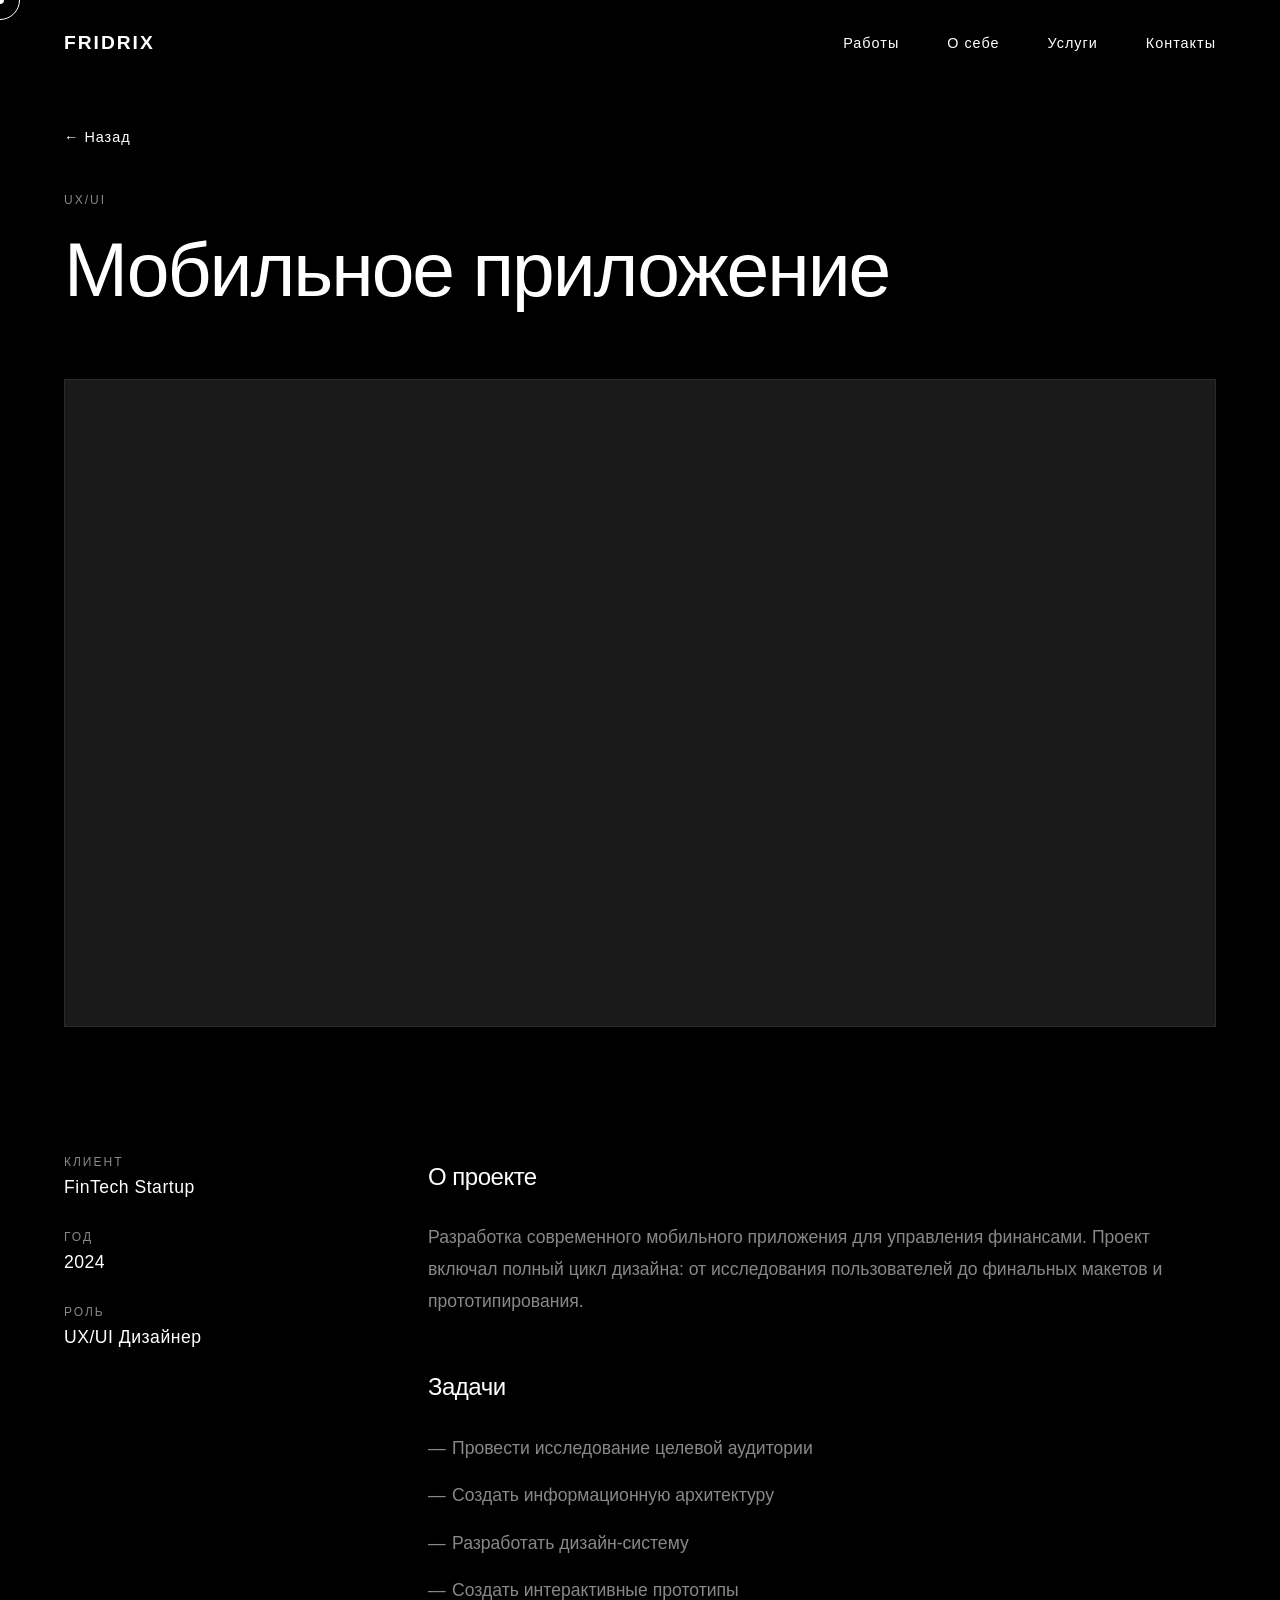
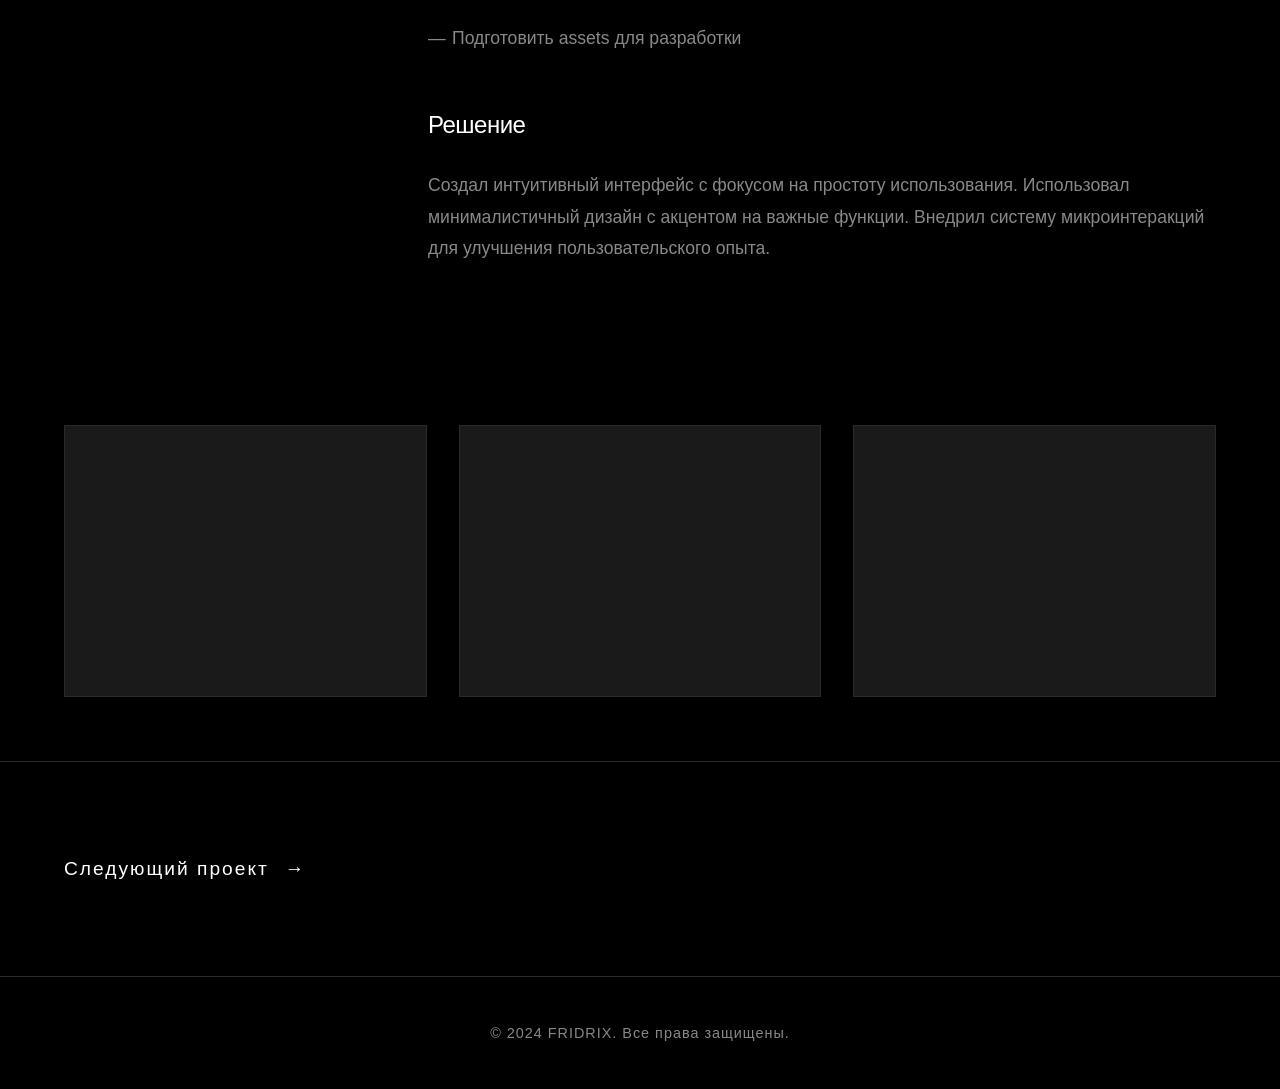
<file: product.html>
<!DOCTYPE html>
<html lang="ru">
<head>
    <meta charset="UTF-8">
    <meta name="viewport" content="width=device-width, initial-scale=1.0">
    <title>Проект — FRIDRIX</title>
    <link rel="stylesheet" href="styles.css">
    <script src="https://player.vimeo.com/api/player.js"></script>
</head>
<body>
    <!-- Custom Cursor -->
    <div class="cursor"></div>
    <div class="cursor-follower"></div>

    <!-- Navigation -->
    <nav class="nav">
        <div class="nav-container">
            <a href="index.html" class="logo">FRIDRIX</a>
            <div class="nav-links">
                <a href="index.html#work" class="nav-link">Работы</a>
                <a href="about.html" class="nav-link">О себе</a>
                <a href="pricing.html" class="nav-link">Услуги</a>
                <a href="index.html#contact" class="nav-link">Контакты</a>
            </div>
        </div>
    </nav>

    <!-- Product Header -->
    <section class="product-header">
        <div class="product-header-container">
            <a href="index.html" class="back-link">← Назад</a>
            <div class="product-meta">
                <span class="product-category-badge" id="productCategory">UX/UI</span>
                <h1 class="product-title" id="productTitle">Название проекта</h1>
            </div>
        </div>
    </section>

    <!-- Product Hero Image -->
    <section class="product-hero">
        <div class="product-hero-image" id="productHeroImage"></div>
    </section>

    <!-- Product Content -->
    <section class="product-content">
        <div class="product-content-container">
            <div class="product-info">
                <div class="product-details">
                    <div class="detail-item">
                        <span class="detail-label">Клиент</span>
                        <span class="detail-value" id="productClient">Название компании</span>
                    </div>
                    <div class="detail-item">
                        <span class="detail-label">Год</span>
                        <span class="detail-value" id="productYear">2024</span>
                    </div>
                    <div class="detail-item">
                        <span class="detail-label">Роль</span>
                        <span class="detail-value" id="productRole">Дизайнер / Разработчик</span>
                    </div>
                    <div class="detail-item" id="productLinkContainer" style="display: none;">
                        <a href="" target="_blank" rel="noopener noreferrer" id="productLink" class="detail-link">Посмотреть сайт →</a>
                    </div>
                </div>
                <div class="product-description-full">
                    <h2>О проекте</h2>
                    <p id="productDescription">
                        Подробное описание проекта будет здесь.
                    </p>
                    <h2>Задачи</h2>
                    <ul id="productTasks">
                        <li>Задача проекта</li>
                    </ul>
                    <h2>Решение</h2>
                    <p id="productSolution">
                        Описание решения и подхода к проекту.
                    </p>
                </div>
            </div>
        </div>
    </section>

    <!-- Product Gallery -->
    <section class="product-gallery" id="productGallery">
        <div class="product-gallery-container" id="galleryContainer">
            <!-- Gallery items will be inserted here by JavaScript -->
        </div>
        <!-- Slider for projects with multiple images -->
        <div class="product-slider" id="productSlider" style="display: none;">
            <div class="slider-container">
                <button class="slider-btn slider-prev" id="sliderPrev">←</button>
                <div class="slider-viewport">
                    <div class="slider-track" id="sliderTrack">
                        <!-- Slider items will be inserted here -->
                    </div>
                </div>
                <button class="slider-btn slider-next" id="sliderNext">→</button>
            </div>
            <div class="slider-dots" id="sliderDots">
                <!-- Dots will be inserted here -->
            </div>
        </div>
    </section>

    <!-- Next Project -->
    <section class="next-project">
        <div class="next-project-container">
            <a href="index.html" class="next-project-link">
                <span>Следующий проект</span>
                <span>→</span>
            </a>
        </div>
    </section>

    <!-- Footer -->
    <footer class="footer">
        <div class="footer-container">
            <p>&copy; 2024 FRIDRIX. Все права защищены.</p>
        </div>
    </footer>

    <script src="script.js"></script>
    <script src="product.js"></script>
</body>
</html>
</file>
<file: styles.css>
/* Reset & Base Styles */
* {
    margin: 0;
    padding: 0;
    box-sizing: border-box;
}

:root {
    --black: #000000;
    --white: #ffffff;
    --gray: #1a1a1a;
    --light-gray: #2a2a2a;
    --text-gray: #888888;
}

html {
    scroll-behavior: smooth;
    cursor: none;
}

body {
    font-family: -apple-system, BlinkMacSystemFont, 'Segoe UI', 'Roboto', 'Oxygen', 'Ubuntu', 'Cantarell', sans-serif;
    background-color: var(--black);
    color: var(--white);
    overflow-x: hidden;
    cursor: none;
}

/* Custom Cursor */
.cursor {
    width: 8px;
    height: 8px;
    background-color: var(--white);
    border-radius: 50%;
    position: fixed;
    top: 0;
    left: 0;
    pointer-events: none;
    z-index: 9999;
    transform: translate(-50%, -50%);
    transition: transform 0.1s ease;
    mix-blend-mode: difference;
}

.cursor-follower {
    width: 40px;
    height: 40px;
    border: 1px solid var(--white);
    border-radius: 50%;
    position: fixed;
    top: 0;
    left: 0;
    pointer-events: none;
    z-index: 9998;
    transform: translate(-50%, -50%);
    transition: all 0.3s ease;
    mix-blend-mode: difference;
}

body:hover .cursor-follower {
    transform: translate(-50%, -50%) scale(1.2);
}

/* Navigation */
.nav {
    position: fixed;
    top: 0;
    width: 100%;
    padding: 2rem 4rem;
    z-index: 1000;
    background-color: rgba(0, 0, 0, 0.8);
    backdrop-filter: blur(10px);
    animation: fadeInDown 0.8s ease;
}

.nav-container {
    max-width: 1600px;
    margin: 0 auto;
    display: flex;
    justify-content: space-between;
    align-items: center;
}

.logo {
    font-size: 1.2rem;
    font-weight: 600;
    letter-spacing: 2px;
    color: var(--white);
    text-decoration: none;
    transition: opacity 0.3s ease;
}

.logo:hover {
    opacity: 0.7;
}

.nav-links {
    display: flex;
    gap: 3rem;
}

.nav-link {
    color: var(--white);
    text-decoration: none;
    font-size: 0.9rem;
    letter-spacing: 1px;
    position: relative;
    transition: opacity 0.3s ease;
}

.nav-link::after {
    content: '';
    position: absolute;
    bottom: -5px;
    left: 0;
    width: 0;
    height: 1px;
    background-color: var(--white);
    transition: width 0.3s ease;
}

.nav-link:hover::after {
    width: 100%;
}

.nav-link:hover {
    opacity: 0.8;
}

/* Mobile Bottom Navigation */
.mobile-nav {
    display: none;
    position: fixed;
    bottom: 0;
    left: 0;
    right: 0;
    width: 100%;
    background-color: rgba(0, 0, 0, 0.95);
    backdrop-filter: blur(20px);
    border-top: 1px solid var(--light-gray);
    z-index: 1000;
    padding: 0.5rem 0;
    box-shadow: 0 -2px 10px rgba(0, 0, 0, 0.5);
    justify-content: space-around;
    align-items: center;
}

.mobile-nav-item {
    display: flex;
    flex-direction: column;
    align-items: center;
    justify-content: center;
    gap: 0.25rem;
    padding: 0.5rem 1rem;
    text-decoration: none;
    color: var(--text-gray);
    transition: all 0.3s ease;
    flex: 1;
    cursor: none;
}

.mobile-nav-item:hover,
.mobile-nav-item:active {
    color: var(--white);
}

.mobile-nav-item:hover .mobile-nav-icon,
.mobile-nav-item.active .mobile-nav-icon {
    opacity: 1;
    transform: scale(1.1);
}

.mobile-nav-icon {
    width: 24px;
    height: 24px;
    object-fit: contain;
    transition: transform 0.3s ease, opacity 0.3s ease;
    opacity: 0.6;
    filter: brightness(0) invert(1);
}

.mobile-nav-label {
    font-size: 0.7rem;
    letter-spacing: 0.5px;
    text-transform: uppercase;
}

.mobile-nav-item.active {
    color: var(--white);
}

.mobile-nav-item.active .mobile-nav-icon {
    opacity: 1;
    transform: scale(1.1);
}

/* Hero Section */
.hero {
    min-height: 100vh;
    display: flex;
    flex-direction: column;
    justify-content: center;
    align-items: flex-start;
    padding: 8rem 4rem 4rem;
    position: relative;
    overflow: hidden;
}

.hero-content {
    text-align: left;
    max-width: 1600px;
    margin: 0 auto;
    width: 100%;
}

.hero-main {
    display: flex;
    align-items: center;
    gap: 4rem;
    width: 100%;
}

.hero-text {
    flex: 1;
}

.hero-mascot {
    flex-shrink: 0;
    opacity: 0;
    animation: fadeIn 1s ease 0.8s forwards;
    position: relative;
    display: flex;
    align-items: center;
    gap: 2rem;
}

.mascot-text {
    font-size: 2rem;
    font-weight: 300;
    letter-spacing: 4px;
    color: var(--white);
    opacity: 0;
    transform: translateX(-20px);
    transition: all 0.5s ease;
    white-space: nowrap;
}

.hero-mascot:hover .mascot-text {
    opacity: 1;
    transform: translateX(0);
}

.mascot-image {
    width: 300px;
    height: auto;
    display: block;
    transition: transform 0.3s ease;
}

.hero-mascot:hover .mascot-image {
    transform: scale(1.05);
}

.hero-title {
    font-size: clamp(3rem, 8vw, 8rem);
    font-weight: 300;
    line-height: 1.1;
    margin-bottom: 2rem;
    letter-spacing: -2px;
}

.hero-title .line {
    display: block;
    opacity: 0;
    animation: fadeInUp 0.8s ease forwards;
}

.hero-title .line:nth-child(1) {
    animation-delay: 0.2s;
}

.hero-title .line:nth-child(2) {
    animation-delay: 0.4s;
}

.hero-title .line:nth-child(3) {
    animation-delay: 0.6s;
}

.hero-subtitle {
    font-size: 1.2rem;
    color: var(--text-gray);
    letter-spacing: 3px;
    opacity: 0;
    animation: fadeIn 1s ease 0.8s forwards;
}

.scroll-indicator {
    position: absolute;
    bottom: 3rem;
    left: 50%;
    transform: translateX(-50%);
    animation: bounce 2s infinite;
}

.scroll-dot {
    width: 6px;
    height: 6px;
    background-color: var(--white);
    border-radius: 50%;
}

/* Filters */
.filters {
    padding: 4rem 4rem 2rem;
}

.filter-wrapper {
    max-width: 1600px;
    margin: 0 auto;
}

.filter-container {
    max-width: 100%;
}

.filter-container {
    display: flex;
    gap: 2rem;
    justify-content: center;
    flex-wrap: wrap;
}

.filter-btn {
    background: none;
    border: 1px solid var(--white);
    color: var(--white);
    padding: 0.8rem 2rem;
    font-size: 0.9rem;
    letter-spacing: 1px;
    cursor: none;
    transition: all 0.3s ease;
    position: relative;
    overflow: hidden;
}

.filter-btn::before {
    content: '';
    position: absolute;
    top: 0;
    left: -100%;
    width: 100%;
    height: 100%;
    background-color: var(--white);
    transition: left 0.3s ease;
    z-index: -1;
}

.filter-btn:hover::before,
.filter-btn.active::before {
    left: 0;
}

.filter-btn:hover,
.filter-btn.active {
    color: var(--black);
}

/* Projects Grid */
.projects {
    padding: 2rem 4rem 6rem;
}

.projects-wrapper {
    max-width: 1600px;
    margin: 0 auto;
}

.projects-container {
    display: grid;
    grid-template-columns: repeat(auto-fit, minmax(400px, 1fr));
    gap: 2rem;
}

.project-card-link {
    display: block;
    text-decoration: none;
    color: inherit;
    cursor: none;
    aspect-ratio: 16/9;
}

.project-card {
    width: 100%;
    height: 100%;
    position: relative;
    overflow: hidden;
    background: var(--gray);
    border: 1px solid var(--light-gray);
    opacity: 0;
    animation: fadeInUp 0.6s ease forwards;
    cursor: none;
    transition: all 0.3s ease;
}

.project-card-link:hover .project-card {
    border-color: var(--white);
}

.project-card:nth-child(1) { animation-delay: 0.1s; }
.project-card:nth-child(2) { animation-delay: 0.2s; }
.project-card:nth-child(3) { animation-delay: 0.3s; }
.project-card:nth-child(4) { animation-delay: 0.4s; }
.project-card:nth-child(5) { animation-delay: 0.5s; }
.project-card:nth-child(6) { animation-delay: 0.6s; }

.project-image {
    width: 100%;
    height: 100%;
    position: relative;
    background: linear-gradient(135deg, var(--gray) 0%, var(--light-gray) 100%);
    background-size: contain;
    background-position: center;
    background-repeat: no-repeat;
    transition: transform 0.5s ease;
}

.project-card:hover .project-image {
    transform: scale(1.05);
}

/* Video Container for Motion Design */
.project-video-container {
    width: 100%;
    height: 100%;
    position: relative;
    background: var(--gray);
    overflow: hidden;
}

.project-video {
    width: 100%;
    height: 100%;
    object-fit: cover;
    transition: transform 0.5s ease;
}

.project-card:hover .project-video {
    transform: scale(1.05);
}

/* Vimeo Player Styles */
.vimeo-wrapper {
    position: absolute;
    top: 0;
    left: 0;
    width: 100%;
    height: 100%;
    overflow: hidden;
}

.vimeo-player {
    position: absolute;
    top: 50%;
    left: 50%;
    width: 100%;
    height: 100%;
    transform: translate(-50%, -50%);
    border: none;
    transition: transform 0.5s ease;
    min-width: 100%;
    min-height: 100%;
}

.project-card:hover .vimeo-player {
    transform: translate(-50%, -50%) scale(1.05);
}

.project-overlay {
    position: absolute;
    bottom: 0;
    left: 0;
    right: 0;
    padding: 2rem;
    background: linear-gradient(to top, rgba(0, 0, 0, 0.95), transparent);
    transform: translateY(20px);
    opacity: 0;
    transition: all 0.4s ease;
}

.project-card:hover .project-overlay {
    transform: translateY(0);
    opacity: 1;
}

.project-category {
    display: inline-block;
    font-size: 0.75rem;
    letter-spacing: 2px;
    color: var(--text-gray);
    margin-bottom: 1rem;
    text-transform: uppercase;
}

.project-title {
    font-size: 1.5rem;
    font-weight: 400;
    margin-bottom: 0.8rem;
    letter-spacing: -0.5px;
}

.project-description {
    font-size: 0.9rem;
    color: var(--text-gray);
    line-height: 1.6;
    margin-bottom: 1.5rem;
}

.project-link {
    color: var(--white);
    font-size: 0.9rem;
    letter-spacing: 1px;
    display: inline-flex;
    align-items: center;
    gap: 0.5rem;
    transition: gap 0.3s ease;
    pointer-events: none;
}

/* About Section */
.about {
    padding: 6rem 4rem;
}

.about-container {
    max-width: 1600px;
    margin: 0 auto;
}

.section-title {
    font-size: clamp(2rem, 5vw, 4rem);
    font-weight: 300;
    margin-bottom: 3rem;
    letter-spacing: -1px;
    opacity: 0;
    animation: fadeInUp 0.8s ease forwards;
    text-align: left;
}

.about-text {
    font-size: 1.1rem;
    line-height: 1.8;
    color: var(--text-gray);
    margin-bottom: 3rem;
    opacity: 0;
    animation: fadeInUp 0.8s ease 0.2s forwards;
}

.skills {
    display: flex;
    flex-wrap: wrap;
    gap: 1rem;
    opacity: 0;
    animation: fadeInUp 0.8s ease 0.4s forwards;
}

.skill-item {
    padding: 0.8rem 1.5rem;
    border: 1px solid var(--white);
    font-size: 0.9rem;
    letter-spacing: 1px;
    transition: all 0.3s ease;
    cursor: none;
}

.skill-item:hover {
    background-color: var(--white);
    color: var(--black);
}

.ai-section-title {
    font-size: 1.5rem;
    font-weight: 300;
    margin-top: 4rem;
    margin-bottom: 2rem;
    letter-spacing: -0.5px;
    opacity: 0;
    animation: fadeInUp 0.8s ease 0.6s forwards;
}

.ai-skills {
    opacity: 0;
    animation: fadeInUp 0.8s ease 0.8s forwards;
}

/* Contact Section */
.contact {
    padding: 6rem 4rem;
    text-align: left;
}

.contact-container {
    max-width: 1600px;
    margin: 0 auto;
}

.contact-links {
    display: flex;
    justify-content: flex-start;
    gap: 3rem;
    flex-wrap: wrap;
    margin-top: 3rem;
}

.contact-link {
    color: var(--white);
    text-decoration: none;
    font-size: 1.1rem;
    letter-spacing: 2px;
    position: relative;
    transition: opacity 0.3s ease;
}

.contact-link::after {
    content: '';
    position: absolute;
    bottom: -5px;
    left: 0;
    width: 0;
    height: 1px;
    background-color: var(--white);
    transition: width 0.3s ease;
}

.contact-link:hover::after {
    width: 100%;
}

.contact-link:hover {
    opacity: 0.7;
}

/* Footer */
.footer {
    padding: 3rem 4rem;
    text-align: center;
    border-top: 1px solid var(--light-gray);
    max-width: 1600px;
    margin: 0 auto;
}

.footer-container p {
    color: var(--text-gray);
    font-size: 0.9rem;
    letter-spacing: 1px;
}

/* Product Page Styles */
.product-header {
    padding: 8rem 4rem 4rem;
    max-width: 1600px;
    margin: 0 auto;
}

.product-header-container {
    animation: fadeInUp 0.8s ease;
}

.back-link {
    color: var(--white);
    text-decoration: none;
    font-size: 0.9rem;
    letter-spacing: 1px;
    display: inline-block;
    margin-bottom: 3rem;
    transition: opacity 0.3s ease;
}

.back-link:hover {
    opacity: 0.7;
}

.product-meta {
    display: flex;
    flex-direction: column;
    gap: 1rem;
}

.product-category-badge {
    display: inline-block;
    font-size: 0.75rem;
    letter-spacing: 2px;
    color: var(--text-gray);
    text-transform: uppercase;
}

.product-title {
    font-size: clamp(2.5rem, 6vw, 5rem);
    font-weight: 300;
    letter-spacing: -2px;
    line-height: 1.2;
}

.product-hero {
    padding: 0 4rem 4rem;
    max-width: 1600px;
    margin: 0 auto;
}

.product-hero-image {
    width: 100%;
    aspect-ratio: 16/9;
    background: var(--gray);
    border: 1px solid var(--light-gray);
    background-size: contain;
    background-position: center;
    background-repeat: no-repeat;
    animation: fadeIn 1s ease;
}

.product-content {
    padding: 4rem;
    max-width: 1600px;
    margin: 0 auto;
}

.product-content-container {
    max-width: 1600px;
    margin: 0 auto;
}

.product-info {
    display: grid;
    grid-template-columns: 300px 1fr;
    gap: 4rem;
}

.product-details {
    display: flex;
    flex-direction: column;
    gap: 2rem;
    position: sticky;
    top: 8rem;
    height: fit-content;
}

.detail-item {
    display: flex;
    flex-direction: column;
    gap: 0.5rem;
}

.detail-label {
    font-size: 0.75rem;
    letter-spacing: 2px;
    color: var(--text-gray);
    text-transform: uppercase;
}

.detail-value {
    font-size: 1.1rem;
    letter-spacing: 0.5px;
}

.detail-link {
    color: var(--white);
    text-decoration: none;
    font-size: 1.1rem;
    letter-spacing: 0.5px;
    display: inline-flex;
    align-items: center;
    gap: 0.5rem;
    transition: gap 0.3s ease, opacity 0.3s ease;
    border-bottom: 1px solid transparent;
}

.detail-link:hover {
    gap: 1rem;
    opacity: 0.7;
    border-bottom-color: var(--white);
}

.product-description-full {
    line-height: 1.8;
}

.product-description-full h2 {
    font-size: 1.5rem;
    font-weight: 300;
    margin-bottom: 1.5rem;
    margin-top: 3rem;
    letter-spacing: -0.5px;
}

.product-description-full h2:first-child {
    margin-top: 0;
}

.product-description-full p {
    font-size: 1.1rem;
    color: var(--text-gray);
    margin-bottom: 2rem;
}

.product-description-full ul {
    list-style: none;
    margin-bottom: 2rem;
}

.product-description-full ul li {
    font-size: 1.1rem;
    color: var(--text-gray);
    margin-bottom: 1rem;
    padding-left: 1.5rem;
    position: relative;
}

.product-description-full ul li::before {
    content: '—';
    position: absolute;
    left: 0;
}

.product-gallery {
    padding: 4rem;
    max-width: 1600px;
    margin: 0 auto;
}

.product-gallery-container {
    display: grid;
    grid-template-columns: repeat(auto-fit, minmax(300px, 1fr));
    gap: 2rem;
}

.gallery-item {
    aspect-ratio: 4/3;
    background: var(--gray);
    border: 1px solid var(--light-gray);
    background-size: contain;
    background-position: center;
    background-repeat: no-repeat;
}

/* Product Slider */
.product-slider {
    margin-top: 4rem;
}

.slider-container {
    position: relative;
    max-width: 100%;
    margin: 0 auto;
    display: flex;
    align-items: center;
    gap: 2rem;
}

.slider-viewport {
    flex: 1;
    overflow: hidden;
    border: 1px solid var(--light-gray);
}

.slider-track {
    display: flex;
    transition: transform 0.5s ease;
    will-change: transform;
}

.slider-item {
    min-width: 100%;
    aspect-ratio: 16/9;
    background-size: contain;
    background-position: center;
    background-repeat: no-repeat;
    flex-shrink: 0;
}

.slider-btn {
    background: var(--white);
    color: var(--black);
    border: 1px solid var(--white);
    width: 50px;
    height: 50px;
    font-size: 1.5rem;
    cursor: none;
    transition: all 0.3s ease;
    display: flex;
    align-items: center;
    justify-content: center;
    flex-shrink: 0;
}

.slider-btn:hover {
    background: var(--black);
    color: var(--white);
}

.slider-btn:disabled {
    opacity: 0.3;
    cursor: not-allowed;
}

.slider-dots {
    display: flex;
    justify-content: center;
    gap: 1rem;
    margin-top: 2rem;
}

.slider-dot {
    width: 12px;
    height: 12px;
    border-radius: 50%;
    background: var(--light-gray);
    border: 1px solid var(--white);
    cursor: none;
    transition: all 0.3s ease;
}

.slider-dot.active {
    background: var(--white);
}

.slider-dot:hover {
    transform: scale(1.2);
}

.next-project {
    padding: 6rem 4rem;
    max-width: 1600px;
    margin: 0 auto;
    text-align: left;
    border-top: 1px solid var(--light-gray);
}

.next-project-link {
    color: var(--white);
    text-decoration: none;
    font-size: 1.2rem;
    letter-spacing: 2px;
    display: inline-flex;
    align-items: center;
    gap: 1rem;
    transition: gap 0.3s ease;
}

.next-project-link:hover {
    gap: 2rem;
}

/* Animations */
@keyframes fadeIn {
    from {
        opacity: 0;
    }
    to {
        opacity: 1;
    }
}

@keyframes fadeInUp {
    from {
        opacity: 0;
        transform: translateY(30px);
    }
    to {
        opacity: 1;
        transform: translateY(0);
    }
}

@keyframes fadeInDown {
    from {
        opacity: 0;
        transform: translateY(-30px);
    }
    to {
        opacity: 1;
        transform: translateY(0);
    }
}

@keyframes bounce {
    0%, 100% {
        transform: translateX(-50%) translateY(0);
    }
    50% {
        transform: translateX(-50%) translateY(10px);
    }
}

/* Responsive Design */
@media (max-width: 1024px) {
    .nav {
        padding: 1.5rem 2rem;
    }

    .nav-links {
        gap: 2rem;
    }

    .hero {
        padding: 6rem 2rem 3rem;
    }

    .hero-main {
        gap: 3rem;
    }

    .mascot-image {
        width: 250px;
    }

    .mascot-text {
        font-size: 1.5rem;
        letter-spacing: 2px;
    }

    .filters {
        padding: 3rem 2rem 2rem;
    }

    .projects {
        padding: 2rem 2rem 4rem;
    }

    .projects-container {
        grid-template-columns: repeat(auto-fit, minmax(300px, 1fr));
        gap: 1.5rem;
    }

    .about,
    .contact {
        padding: 4rem 2rem;
    }

    .product-header,
    .product-hero,
    .product-content,
    .product-gallery {
        padding-left: 2rem;
        padding-right: 2rem;
    }

    .product-info {
        grid-template-columns: 1fr;
        gap: 3rem;
    }

    .product-details {
        position: static;
    }

    .slider-container {
        gap: 1rem;
    }

    .slider-btn {
        width: 40px;
        height: 40px;
        font-size: 1.2rem;
    }
}

@media (max-width: 768px) {
    .nav-links {
        display: none;
    }

    .mobile-nav {
        display: flex;
    }

    body {
        padding-bottom: 70px;
    }

    .footer {
        margin-bottom: 70px;
    }

    .hero-main {
        flex-direction: column;
        align-items: flex-start;
        gap: 2rem;
    }

    .hero-title {
        font-size: 2.5rem;
    }

    .hero-subtitle {
        font-size: 1rem;
    }

    .mascot-image {
        width: 200px;
    }

    .mascot-text {
        font-size: 1.2rem;
        letter-spacing: 1px;
    }

    .hero-mascot {
        gap: 1rem;
    }

    .filter-container {
        gap: 1rem;
    }

    .filter-btn {
        padding: 0.6rem 1.5rem;
        font-size: 0.8rem;
    }

    .projects-container {
        grid-template-columns: 1fr;
    }

    .project-card {
        aspect-ratio: 16/9;
    }

    .contact-links {
        gap: 2rem;
    }

    .product-title {
        font-size: 2rem;
    }

    .product-gallery-container {
        grid-template-columns: 1fr;
    }

    .slider-container {
        gap: 0.5rem;
    }

    .slider-btn {
        width: 35px;
        height: 35px;
        font-size: 1rem;
    }
}

@media (max-width: 480px) {
    .nav {
        padding: 1rem;
    }

    .nav-container {
        flex-direction: row;
        justify-content: center;
    }

    .nav-links {
        display: none;
    }

    .mobile-nav {
        display: flex;
    }

    body {
        padding-bottom: 70px;
    }

    .footer {
        margin-bottom: 70px;
    }

    .hero {
        padding: 5rem 1rem 2rem;
    }

    .hero-main {
        gap: 1.5rem;
    }

    .mascot-image {
        width: 150px;
    }

    .filters,
    .projects,
    .about,
    .contact {
        padding-left: 1rem;
        padding-right: 1rem;
    }

    .product-header,
    .product-hero,
    .product-content,
    .product-gallery {
        padding-left: 1rem;
        padding-right: 1rem;
    }
}

/* Hide elements with filter */
.project-card.hidden {
    display: none;
}

/* Pricing Page Styles */
.pricing-header {
    padding: 8rem 4rem 4rem;
    max-width: 1600px;
    margin: 0 auto;
}

.pricing-header-container {
    animation: fadeInUp 0.8s ease;
}

.pricing-intro {
    margin-top: 3rem;
}

.pricing-title {
    font-size: clamp(2.5rem, 6vw, 5rem);
    font-weight: 300;
    letter-spacing: -2px;
    line-height: 1.2;
    margin-bottom: 1rem;
}

.pricing-subtitle {
    font-size: 1.2rem;
    color: var(--text-gray);
    letter-spacing: 1px;
}

.pricing-section {
    padding: 6rem 4rem;
    max-width: 1600px;
    margin: 0 auto;
}

.pricing-intro-header {
    margin-bottom: 4rem;
    text-align: left;
}

.pricing-intro-header .pricing-subtitle {
    font-size: 1.2rem;
    color: var(--text-gray);
    letter-spacing: 1px;
    margin-top: 1rem;
}

.pricing-container {
    display: grid;
    grid-template-columns: repeat(auto-fit, minmax(450px, 1fr));
    gap: 2.5rem;
}

.pricing-card {
    background: var(--gray);
    border: 1px solid var(--light-gray);
    padding: 3rem;
    position: relative;
    transition: all 0.3s ease;
    opacity: 0;
    animation: fadeInUp 0.6s ease forwards;
}

.pricing-card:nth-child(1) { animation-delay: 0.1s; }
.pricing-card:nth-child(2) { animation-delay: 0.2s; }
.pricing-card:nth-child(3) { animation-delay: 0.3s; }
.pricing-card:nth-child(4) { animation-delay: 0.4s; }
.pricing-card:nth-child(5) { animation-delay: 0.5s; }
.pricing-card:nth-child(6) { animation-delay: 0.6s; }

.pricing-card:hover {
    border-color: var(--white);
    transform: translateY(-5px);
}

.pricing-card-featured {
    border: 2px solid var(--white);
}

.pricing-card-badge {
    position: absolute;
    top: 2rem;
    right: 2rem;
    background: rgba(255, 255, 255, 0.2);
    color: var(--white);
    padding: 0.5rem 1rem;
    font-size: 0.75rem;
    letter-spacing: 1px;
    text-transform: uppercase;
    backdrop-filter: blur(10px);
}

.pricing-card-header {
    margin-bottom: 2rem;
}

.pricing-card-title {
    font-size: 1.5rem;
    font-weight: 400;
    line-height: 1.4;
    margin-bottom: 1rem;
    letter-spacing: -0.5px;
}

.pricing-card-time {
    font-size: 0.85rem;
    color: var(--text-gray);
    letter-spacing: 1px;
    text-transform: uppercase;
}

.pricing-card-price {
    display: flex;
    align-items: baseline;
    gap: 0.5rem;
    margin-bottom: 1.5rem;
    padding-bottom: 1.5rem;
    border-bottom: 1px solid var(--light-gray);
}

.price-amount {
    font-size: 2.5rem;
    font-weight: 300;
    letter-spacing: -1px;
}

.price-currency {
    font-size: 1.2rem;
    color: var(--text-gray);
}

.pricing-card-description {
    font-size: 1rem;
    color: var(--text-gray);
    line-height: 1.6;
    margin-bottom: 2rem;
}

.pricing-card-features {
    margin-bottom: 2rem;
}

.features-title {
    font-size: 0.9rem;
    font-weight: 400;
    letter-spacing: 1px;
    text-transform: uppercase;
    margin-bottom: 1.5rem;
    color: var(--white);
}

.features-list {
    list-style: none;
    padding: 0;
    margin: 0;
}

.features-list li {
    font-size: 0.95rem;
    color: var(--text-gray);
    line-height: 1.8;
    margin-bottom: 1rem;
    padding-left: 1.5rem;
    position: relative;
}

.features-list li::before {
    content: '—';
    position: absolute;
    left: 0;
    color: var(--white);
}

.pricing-card-result {
    font-size: 0.95rem;
    color: var(--text-gray);
    line-height: 1.6;
    padding-top: 1.5rem;
    border-top: 1px solid var(--light-gray);
}

.pricing-card-result strong {
    color: var(--white);
    font-weight: 400;
}

/* Subscription Packages */
.pricing-subscription-packages {
    display: grid;
    grid-template-columns: repeat(3, 1fr);
    gap: 1.5rem;
    margin-top: 2rem;
}

.subscription-package {
    text-align: center;
    padding: 1.5rem;
    border: 1px solid var(--light-gray);
    transition: all 0.3s ease;
}

.subscription-package:hover {
    border-color: var(--white);
    background: rgba(255, 255, 255, 0.05);
}

.package-hours {
    font-size: 1.2rem;
    font-weight: 300;
    margin-bottom: 0.5rem;
    letter-spacing: 1px;
}

.package-price {
    font-size: 1.5rem;
    font-weight: 300;
    color: var(--white);
}

/* CTA Section */
.pricing-cta {
    padding: 6rem 4rem;
    max-width: 1600px;
    margin: 0 auto;
    text-align: center;
    border-top: 1px solid var(--light-gray);
}

.pricing-cta-container {
    max-width: 800px;
    margin: 0 auto;
}

.cta-title {
    font-size: clamp(2rem, 4vw, 3rem);
    font-weight: 300;
    margin-bottom: 1rem;
    letter-spacing: -1px;
}

.cta-text {
    font-size: 1.1rem;
    color: var(--text-gray);
    margin-bottom: 3rem;
    line-height: 1.6;
}

.cta-links {
    display: flex;
    justify-content: center;
    gap: 2rem;
}

.cta-button {
    display: inline-block;
    padding: 1rem 3rem;
    border: 1px solid var(--white);
    color: var(--white);
    text-decoration: none;
    font-size: 1rem;
    letter-spacing: 1px;
    transition: all 0.3s ease;
    position: relative;
    overflow: hidden;
    cursor: none;
}

.cta-button::before {
    content: '';
    position: absolute;
    top: 0;
    left: -100%;
    width: 100%;
    height: 100%;
    background-color: var(--white);
    transition: left 0.3s ease;
    z-index: -1;
}

.cta-button:hover::before {
    left: 0;
}

.cta-button:hover {
    color: var(--black);
}

/* Responsive Pricing */
@media (max-width: 1024px) {
    .pricing-section {
        padding: 4rem 2rem;
    }

    .pricing-intro-header {
        margin-bottom: 3rem;
    }

    .pricing-container {
        grid-template-columns: repeat(auto-fit, minmax(400px, 1fr));
        gap: 2rem;
    }

    .pricing-card {
        padding: 2.5rem;
    }

    .pricing-subscription-packages {
        grid-template-columns: 1fr;
    }
}

@media (max-width: 768px) {
    .pricing-header {
        padding: 6rem 2rem 3rem;
    }

    .pricing-section {
        padding: 4rem 1.5rem;
    }

    .pricing-intro-header {
        margin-bottom: 2.5rem;
    }

    .pricing-container {
        grid-template-columns: 1fr;
        gap: 2rem;
    }

    .pricing-card {
        padding: 2rem;
    }

    .pricing-card-title {
        font-size: 1.3rem;
    }

    .price-amount {
        font-size: 2rem;
    }

    .pricing-subscription-packages {
        grid-template-columns: 1fr;
        gap: 1rem;
    }

    .pricing-cta {
        padding: 4rem 2rem;
    }

    .cta-button {
        padding: 0.9rem 2rem;
        font-size: 0.9rem;
    }
}

@media (max-width: 480px) {
    .pricing-header {
        padding: 5rem 1rem 2rem;
    }

    .pricing-section {
        padding: 4rem 1rem;
    }

    .pricing-intro-header {
        margin-bottom: 2rem;
    }

    .pricing-card {
        padding: 1.5rem;
    }

    .pricing-card-badge {
        top: 1rem;
        right: 1rem;
        padding: 0.4rem 0.8rem;
        font-size: 0.7rem;
    }

    .pricing-card-title {
        font-size: 1.2rem;
        padding-right: 4rem;
    }

    .price-amount {
        font-size: 1.8rem;
    }

    .pricing-cta {
        padding: 3rem 1rem;
    }
}

/* Pricing Calculator */
.pricing-calculator-section {
    padding: 4rem 4rem 0;
    max-width: 1600px;
    margin: 0 auto;
}

.pricing-calculator-container {
    max-width: 1600px;
    margin: 0 auto;
}

.pricing-calculator-intro {
    max-width: 720px;
}

.calculator-layout {
    display: grid;
    grid-template-columns: minmax(0, 2fr) minmax(0, 1.2fr);
    gap: 3rem;
    margin-top: 3rem;
    align-items: flex-start;
}

.calculator-controls {
    background: var(--gray);
    border: 1px solid var(--light-gray);
    padding: 2rem;
}

.calculator-check {
    background: var(--gray);
    border: 1px solid var(--light-gray);
    padding: 2rem;
    position: sticky;
    top: 8rem;
}

.calculator-categories {
    display: inline-flex;
    gap: 0.5rem;
    margin-bottom: 2rem;
    flex-wrap: wrap;
}

.calculator-category-btn {
    background: none;
    border: 1px solid var(--light-gray);
    color: var(--text-gray);
    padding: 0.6rem 1.5rem;
    font-size: 0.9rem;
    letter-spacing: 1px;
    text-transform: uppercase;
    cursor: none;
    transition: all 0.3s ease;
}

.calculator-category-btn.active,
.calculator-category-btn:hover {
    border-color: var(--white);
    color: var(--white);
    background: rgba(255, 255, 255, 0.05);
}

.calculator-field {
    margin-bottom: 2rem;
}

.calculator-label {
    display: block;
    font-size: 0.8rem;
    letter-spacing: 1px;
    text-transform: uppercase;
    color: var(--text-gray);
    margin-bottom: 0.5rem;
}

.calculator-select {
    width: 100%;
    padding: 0.9rem 1rem;
    border-radius: 0;
    border: 1px solid var(--light-gray);
    background: #000;
    color: var(--white);
    font-size: 0.95rem;
    letter-spacing: 0.5px;
    outline: none;
}

.calculator-select:focus {
    border-color: var(--white);
}

.calculator-included,
.calculator-addons {
    margin-bottom: 2rem;
}

.calculator-block-title {
    font-size: 0.9rem;
    font-weight: 400;
    letter-spacing: 1px;
    text-transform: uppercase;
    margin-bottom: 1rem;
}

.calculator-included-list {
    list-style: none;
    padding: 0;
    margin: 0;
}

.calculator-included-list li {
    font-size: 0.95rem;
    color: var(--text-gray);
    line-height: 1.7;
    margin-bottom: 0.5rem;
    padding-left: 1.5rem;
    position: relative;
}

.calculator-included-list li::before {
    content: '—';
    position: absolute;
    left: 0;
    color: var(--white);
}

.calculator-addon-row {
    display: flex;
    justify-content: space-between;
    align-items: center;
    gap: 1.5rem;
    padding: 1rem 0;
    border-top: 1px solid var(--light-gray);
}

.calculator-addon-row:last-child {
    border-bottom: 1px solid var(--light-gray);
}

.calculator-addon-info {
    flex: 1;
}

.calculator-addon-name {
    font-size: 0.95rem;
    margin-bottom: 0.25rem;
}

.calculator-addon-price {
    font-size: 0.85rem;
    color: var(--text-gray);
}

.calculator-addon-control {
    display: flex;
    align-items: center;
    justify-content: flex-end;
    min-width: 120px;
}

.calculator-addon-qty {
    width: 72px;
    padding: 0.4rem 0.6rem;
    border-radius: 0;
    border: 1px solid var(--light-gray);
    background: #000;
    color: var(--white);
    text-align: center;
    outline: none;
}

.calculator-addon-qty:focus {
    border-color: var(--white);
}

.calculator-switch {
    position: relative;
    display: inline-block;
    width: 44px;
    height: 22px;
}

.calculator-switch input {
    opacity: 0;
    width: 0;
    height: 0;
}

.calculator-switch-slider {
    position: absolute;
    cursor: none;
    top: 0;
    left: 0;
    right: 0;
    bottom: 0;
    background-color: var(--light-gray);
    transition: 0.3s;
    border-radius: 22px;
}

.calculator-switch-slider::before {
    position: absolute;
    content: "";
    height: 16px;
    width: 16px;
    left: 3px;
    top: 3px;
    background-color: var(--white);
    transition: 0.3s;
    border-radius: 50%;
}

.calculator-switch input:checked + .calculator-switch-slider {
    background-color: var(--white);
}

.calculator-switch input:checked + .calculator-switch-slider::before {
    transform: translateX(22px);
    background-color: var(--black);
}

.calculator-check-title {
    font-size: 1.2rem;
    margin-bottom: 1rem;
}

.calculator-check-service {
    font-size: 1rem;
    margin-bottom: 1rem;
}

.calculator-check-items {
    list-style: none;
    padding: 0;
    margin: 0 0 1.5rem;
}

.check-item {
    font-size: 0.95rem;
    color: var(--text-gray);
    margin-bottom: 0.5rem;
}

.calculator-total {
    display: flex;
    justify-content: space-between;
    align-items: baseline;
    padding-top: 1rem;
    border-top: 1px solid var(--light-gray);
    margin-bottom: 1rem;
}

.calculator-total-label {
    font-size: 0.9rem;
    text-transform: uppercase;
    letter-spacing: 1px;
    color: var(--text-gray);
}

.calculator-total-value {
    font-size: 1.6rem;
    font-weight: 300;
}

.calculator-note {
    font-size: 0.85rem;
    color: var(--text-gray);
    line-height: 1.6;
    margin-bottom: 1.5rem;
}

@media (max-width: 1024px) {
    .pricing-calculator-section {
        padding: 4rem 2rem 0;
    }

    .calculator-layout {
        grid-template-columns: 1fr;
    }

    .calculator-check {
        position: static;
    }
}

@media (max-width: 768px) {
    .pricing-calculator-section {
        padding: 4rem 1.5rem 0;
    }

    .calculator-controls,
    .calculator-check {
        padding: 1.5rem;
    }
}

@media (max-width: 480px) {
    .pricing-calculator-section {
        padding: 3rem 1rem 0;
    }

    .calculator-addon-row {
        flex-direction: column;
        align-items: flex-start;
    }

    .calculator-addon-control {
        justify-content: flex-start;
    }
}
</file>
